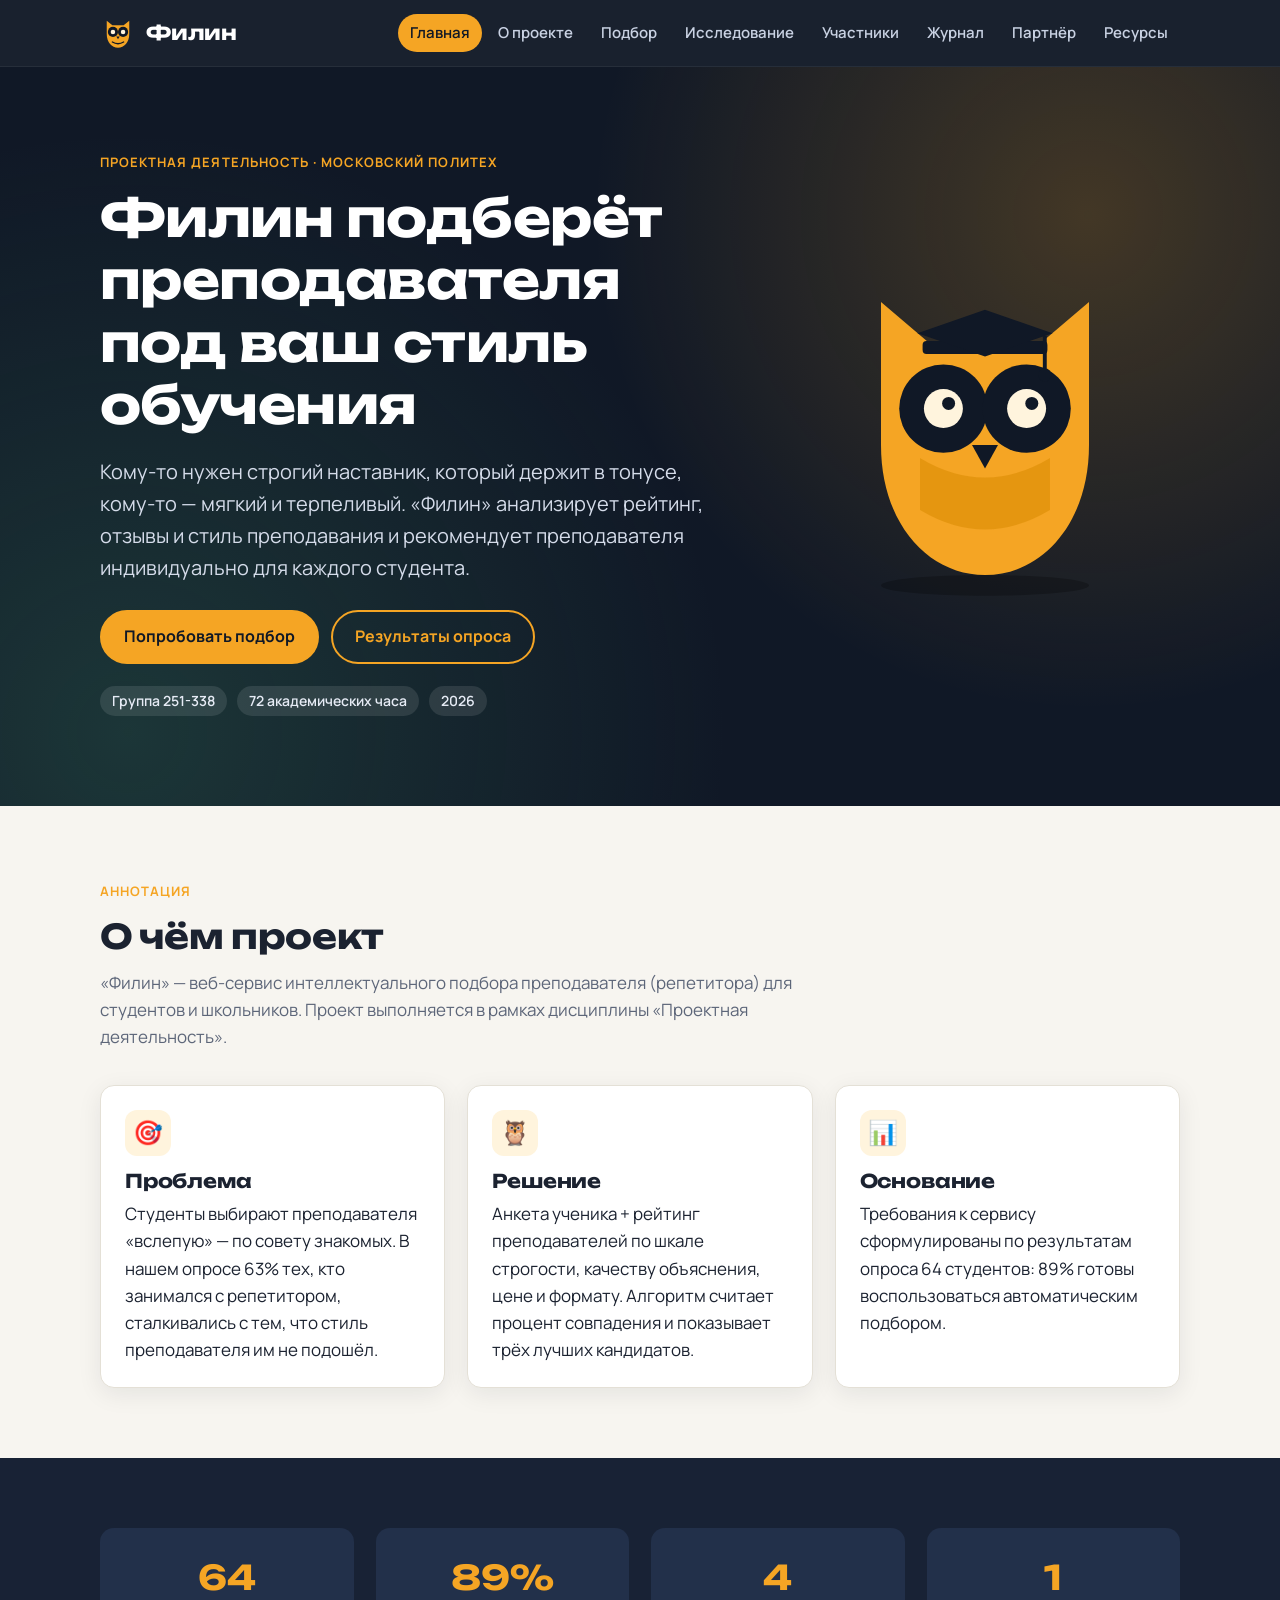
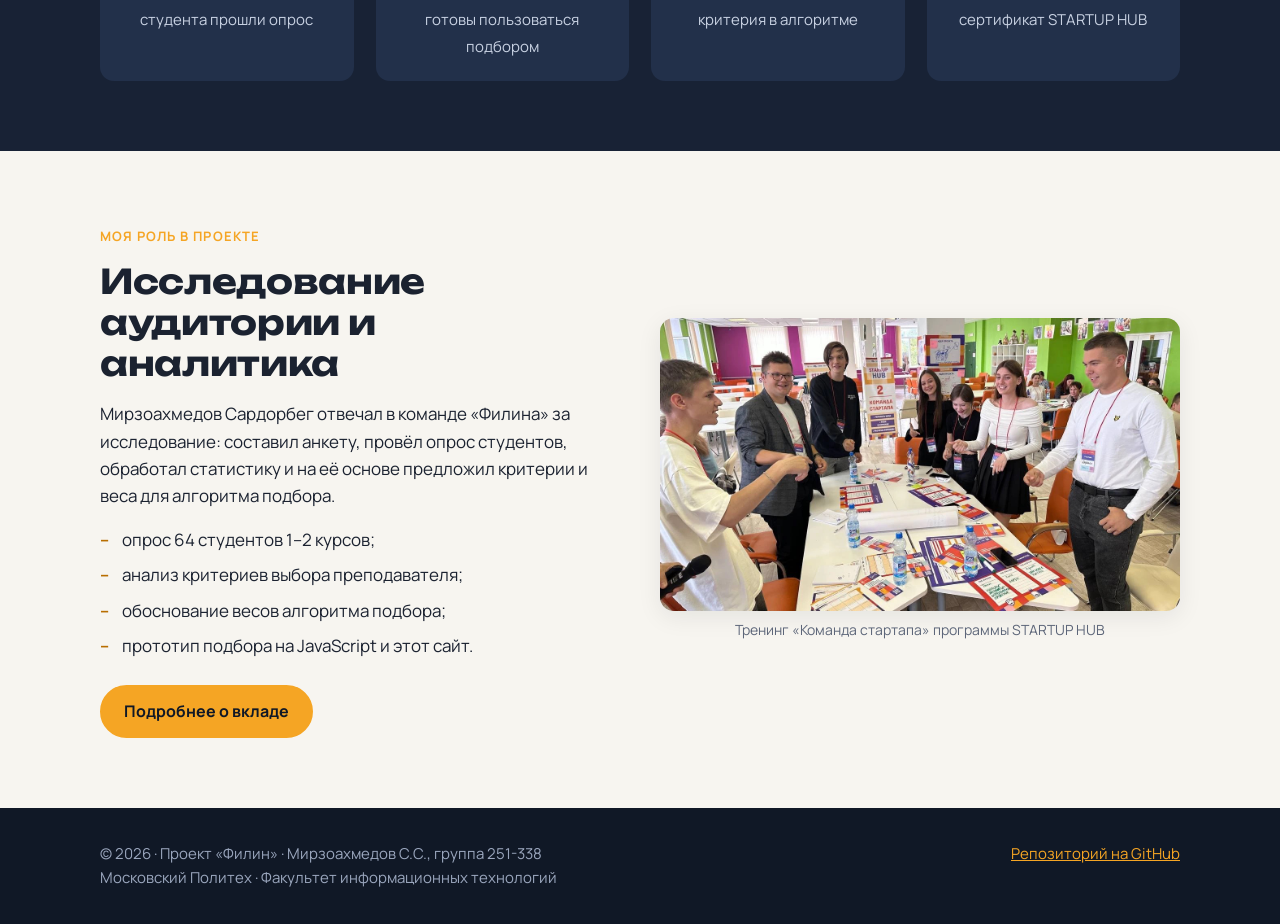
<file: site/index.html>
<!DOCTYPE html>
<html lang="ru">
<head>
  <meta charset="UTF-8">
  <meta name="viewport" content="width=device-width, initial-scale=1">
  <title>Главная — Филин</title>
  <meta name="description" content="Филин — сервис подбора преподавателя под стиль обучения студента. Проект по дисциплине «Проектная деятельность», Московский Политех.">
  <link rel="icon" href="images/owl.svg" type="image/svg+xml">
  <link rel="preconnect" href="https://fonts.googleapis.com">
  <link rel="preconnect" href="https://fonts.gstatic.com" crossorigin>
  <link href="https://fonts.googleapis.com/css2?family=Manrope:wght@400;600;700;800&family=Unbounded:wght@600;700&display=swap" rel="stylesheet">
  <link rel="stylesheet" href="css/style.css">
</head>
<body>
  <header class="site-header">
    <div class="wrap">
      <a class="brand" href="index.html"><svg viewBox="0 0 64 64" aria-hidden="true"><path d="M12 10l10 8h20l10-8v24c0 14-9 24-20 24S12 48 12 34z" fill="#f5a524"/><circle cx="23" cy="30" r="9" fill="#101826"/><circle cx="41" cy="30" r="9" fill="#101826"/><circle cx="23" cy="30" r="4" fill="#fff4dd"/><circle cx="41" cy="30" r="4" fill="#fff4dd"/><path d="M29 38l3 5 3-5z" fill="#101826"/><path d="M22 48q10 6 20 0" stroke="#101826" stroke-width="2.5" fill="none" stroke-linecap="round"/></svg><span>Филин</span></a>
      <button class="nav-toggle" aria-expanded="false" aria-label="Меню">Меню</button>
      <nav class="nav">
        <a href="index.html" class="active">Главная</a>
        <a href="about.html">О проекте</a>
        <a href="match.html">Подбор</a>
        <a href="survey.html">Исследование</a>
        <a href="members.html">Участники</a>
        <a href="journal.html">Журнал</a>
        <a href="partner.html">Партнёр</a>
        <a href="resources.html">Ресурсы</a>
      </nav>
    </div>
  </header>

  <section class="hero">
    <div class="wrap">
      <div>
        <span class="eyebrow">Проектная деятельность · Московский Политех</span>
        <h1>Филин подберёт преподавателя под ваш стиль обучения</h1>
        <p class="lead">Кому-то нужен строгий наставник, который держит в тонусе, кому-то — мягкий и терпеливый. «Филин» анализирует рейтинг, отзывы и стиль преподавания и рекомендует преподавателя индивидуально для каждого студента.</p>
        <div class="btns">
          <a class="btn" href="match.html">Попробовать подбор</a>
          <a class="btn ghost" href="survey.html">Результаты опроса</a>
        </div>
        <div class="meta-row">
          <span class="chip">Группа 251-338</span>
          <span class="chip">72 академических часа</span>
          <span class="chip">2026</span>
        </div>
      </div>
      <svg class="hero-owl" viewBox="0 0 240 260" role="img" aria-label="Филин — логотип проекта">
<ellipse cx="120" cy="248" rx="80" ry="8" fill="rgba(0,0,0,.25)"/>
<path d="M40 30l40 34h80l40-34v110c0 60-36 100-80 100S40 200 40 140z" fill="#f5a524"/>
<path d="M70 150q50 30 100 0v40q-50 30-100 0z" fill="#d98a00" opacity=".55"/>
<circle cx="88" cy="112" r="34" fill="#101826"/><circle cx="152" cy="112" r="34" fill="#101826"/>
<circle cx="88" cy="112" r="15" fill="#fff4dd"/><circle cx="152" cy="112" r="15" fill="#fff4dd"/>
<circle cx="92" cy="108" r="5" fill="#101826"/><circle cx="156" cy="108" r="5" fill="#101826"/>
<path d="M110 140l10 18 10-18z" fill="#101826"/>
<rect x="72" y="60" width="96" height="10" rx="3" fill="#101826"/>
<path d="M120 36l52 18-52 18-52-18z" fill="#101826"/><path d="M166 56v28" stroke="#101826" stroke-width="3"/><circle cx="166" cy="86" r="5" fill="#101826"/>
</svg>
    </div>
  </section>

  <section>
    <div class="wrap">
      <div class="section-head">
        <span class="eyebrow">Аннотация</span>
        <h2>О чём проект</h2>
        <p>«Филин» — веб-сервис интеллектуального подбора преподавателя (репетитора) для студентов и школьников. Проект выполняется в рамках дисциплины «Проектная деятельность».</p>
      </div>
      <div class="grid three">
        <div class="card"><div class="icon">🎯</div><h3>Проблема</h3><p>Студенты выбирают преподавателя «вслепую» — по совету знакомых. В нашем опросе 63% тех, кто занимался с репетитором, сталкивались с тем, что стиль преподавателя им не подошёл.</p></div>
        <div class="card"><div class="icon">🦉</div><h3>Решение</h3><p>Анкета ученика + рейтинг преподавателей по шкале строгости, качеству объяснения, цене и формату. Алгоритм считает процент совпадения и показывает трёх лучших кандидатов.</p></div>
        <div class="card"><div class="icon">📊</div><h3>Основание</h3><p>Требования к сервису сформулированы по результатам опроса 64 студентов: 89% готовы воспользоваться автоматическим подбором.</p></div>
      </div>
    </div>
  </section>

  <section class="dark">
    <div class="wrap">
      <div class="grid four">
        <div class="stat"><b>64</b><span>студента прошли опрос</span></div>
        <div class="stat"><b>89%</b><span>готовы пользоваться подбором</span></div>
        <div class="stat"><b>4</b><span>критерия в алгоритме</span></div>
        <div class="stat"><b>1</b><span>сертификат STARTUP HUB</span></div>
      </div>
    </div>
  </section>

  <section>
    <div class="wrap split">
      <div>
        <span class="eyebrow">Моя роль в проекте</span>
        <h2>Исследование аудитории и аналитика</h2>
        <p>Мирзоахмедов Сардорбег отвечал в команде «Филина» за исследование: составил анкету, провёл опрос студентов, обработал статистику и на её основе предложил критерии и веса для алгоритма подбора.</p>
        <ul class="list-dash">
          <li>опрос 64 студентов 1–2 курсов;</li>
          <li>анализ критериев выбора преподавателя;</li>
          <li>обоснование весов алгоритма подбора;</li>
          <li>прототип подбора на JavaScript и этот сайт.</li>
        </ul>
        <div class="btns"><a class="btn" href="members.html">Подробнее о вкладе</a></div>
      </div>
      <figure class="photo"><img src="images/startup-hub-team.jpg" alt="Работа команд на тренинге STARTUP HUB" loading="lazy"><figcaption>Тренинг «Команда стартапа» программы STARTUP HUB</figcaption></figure>
    </div>
  </section>


  <footer class="site-footer">
    <div class="wrap">
      <div>© 2026 · Проект «Филин» · Мирзоахмедов С.С., группа 251-338<br>Московский Политех · Факультет информационных технологий</div>
      <div><a href="https://github.com/sardor2211-bit/practice-2025-1">Репозиторий на GitHub</a></div>
    </div>
  </footer>
  <script src="js/main.js"></script>
</body>
</html>
</file>
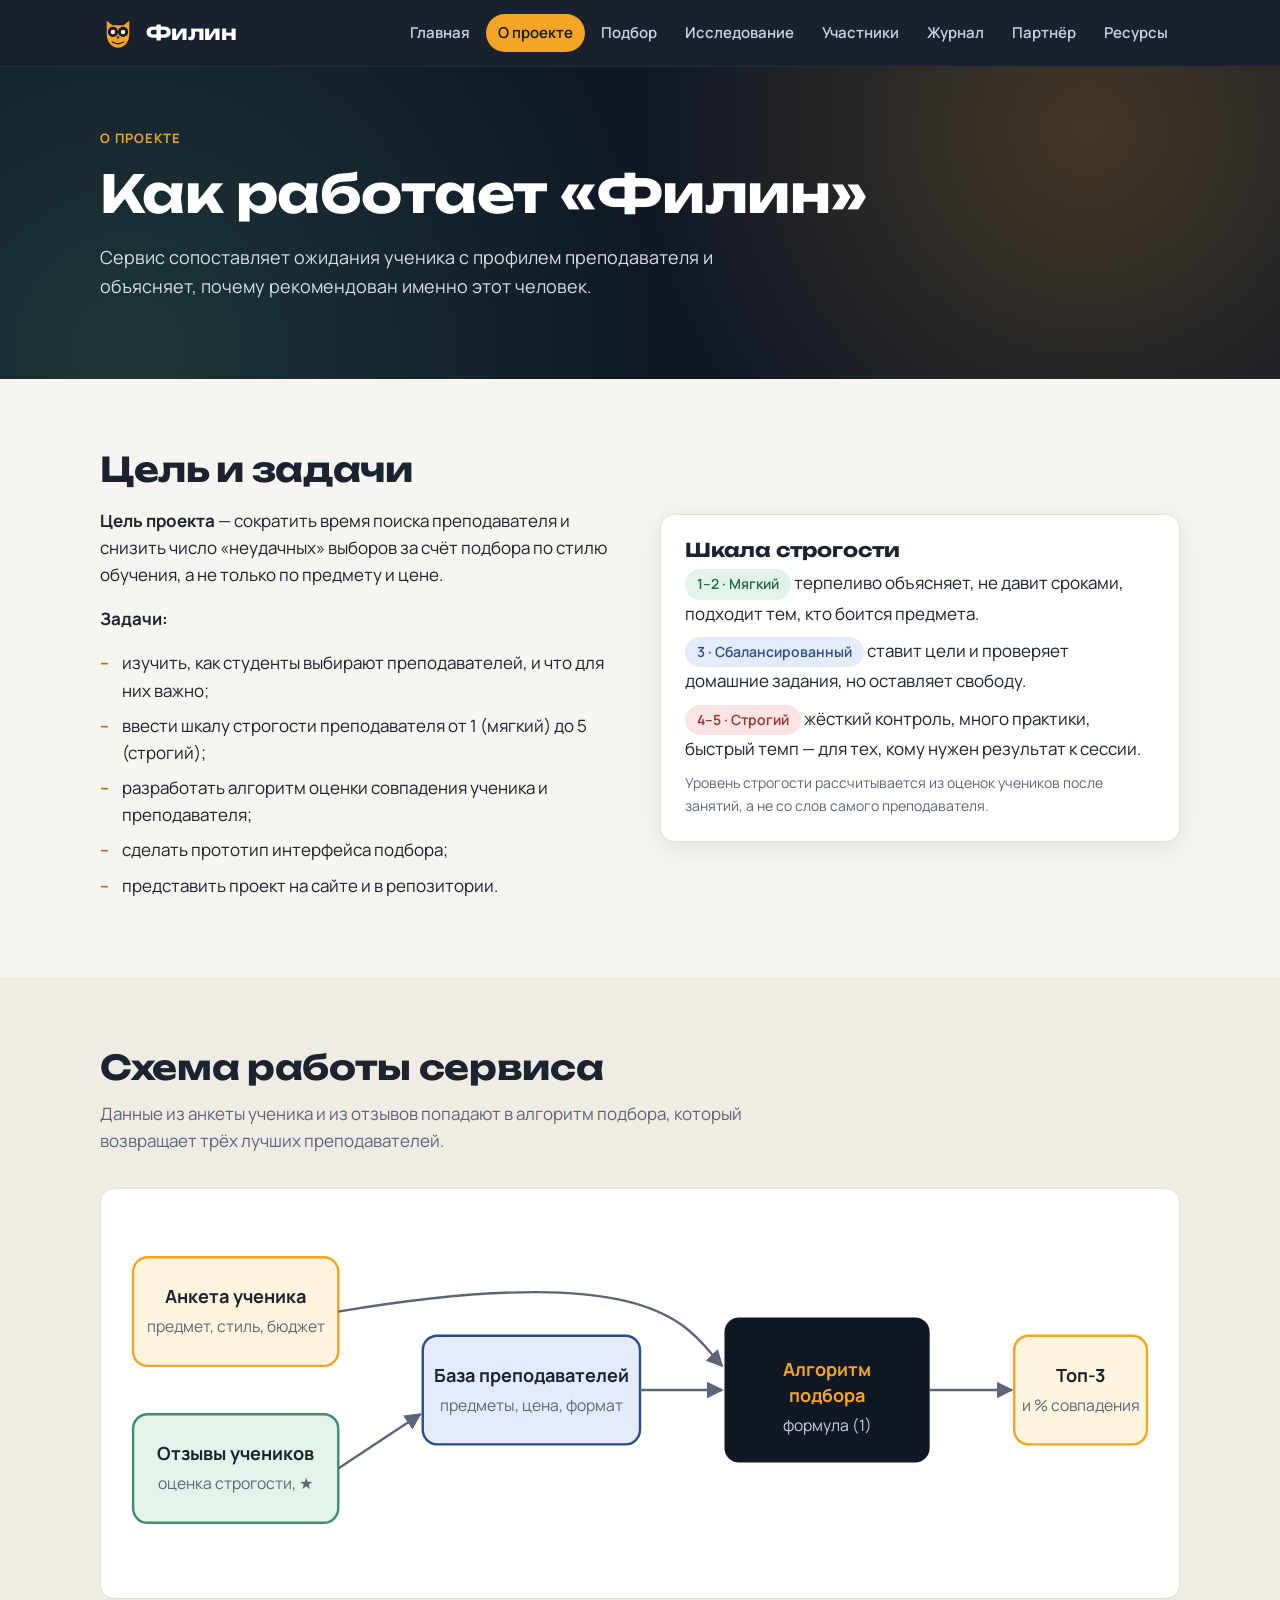
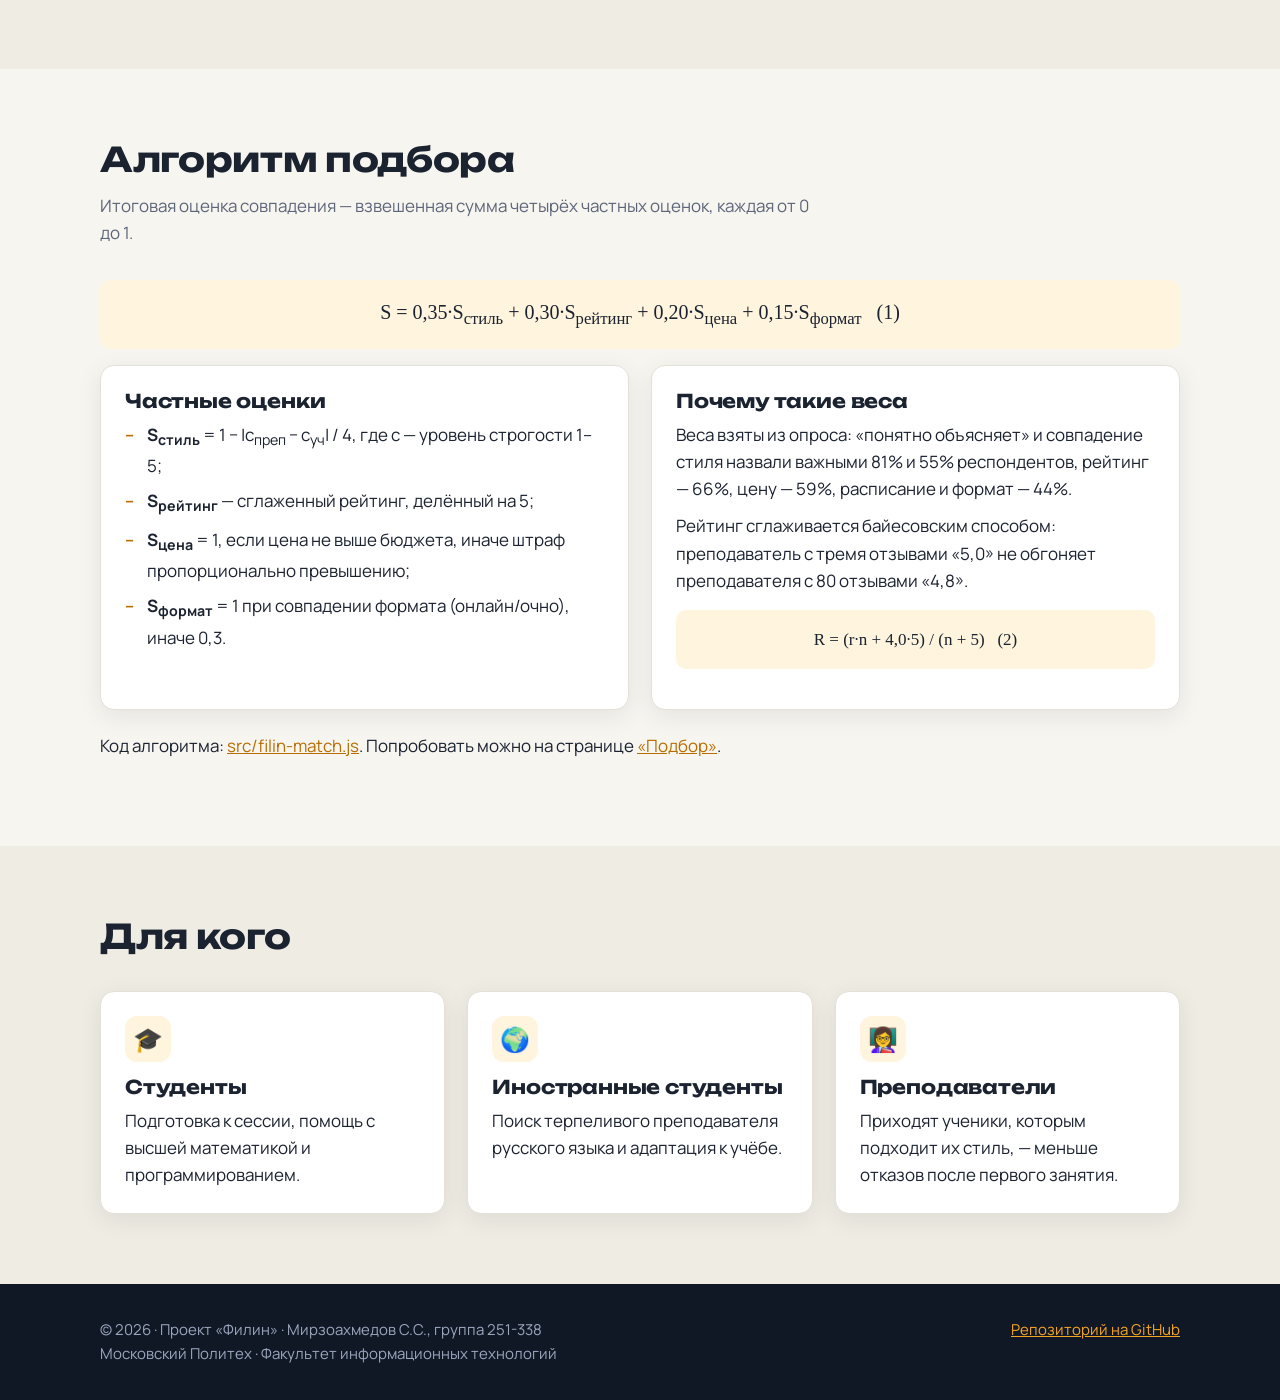
<file: site/about.html>
<!DOCTYPE html>
<html lang="ru">
<head>
  <meta charset="UTF-8">
  <meta name="viewport" content="width=device-width, initial-scale=1">
  <title>О проекте — Филин</title>
  <meta name="description" content="Филин — сервис подбора преподавателя под стиль обучения студента. Проект по дисциплине «Проектная деятельность», Московский Политех.">
  <link rel="icon" href="images/owl.svg" type="image/svg+xml">
  <link rel="preconnect" href="https://fonts.googleapis.com">
  <link rel="preconnect" href="https://fonts.gstatic.com" crossorigin>
  <link href="https://fonts.googleapis.com/css2?family=Manrope:wght@400;600;700;800&family=Unbounded:wght@600;700&display=swap" rel="stylesheet">
  <link rel="stylesheet" href="css/style.css">
</head>
<body>
  <header class="site-header">
    <div class="wrap">
      <a class="brand" href="index.html"><svg viewBox="0 0 64 64" aria-hidden="true"><path d="M12 10l10 8h20l10-8v24c0 14-9 24-20 24S12 48 12 34z" fill="#f5a524"/><circle cx="23" cy="30" r="9" fill="#101826"/><circle cx="41" cy="30" r="9" fill="#101826"/><circle cx="23" cy="30" r="4" fill="#fff4dd"/><circle cx="41" cy="30" r="4" fill="#fff4dd"/><path d="M29 38l3 5 3-5z" fill="#101826"/><path d="M22 48q10 6 20 0" stroke="#101826" stroke-width="2.5" fill="none" stroke-linecap="round"/></svg><span>Филин</span></a>
      <button class="nav-toggle" aria-expanded="false" aria-label="Меню">Меню</button>
      <nav class="nav">
        <a href="index.html">Главная</a>
        <a href="about.html" class="active">О проекте</a>
        <a href="match.html">Подбор</a>
        <a href="survey.html">Исследование</a>
        <a href="members.html">Участники</a>
        <a href="journal.html">Журнал</a>
        <a href="partner.html">Партнёр</a>
        <a href="resources.html">Ресурсы</a>
      </nav>
    </div>
  </header>

  <section class="hero page-hero">
    <div class="wrap">
      <div>
        <span class="eyebrow">О проекте</span>
        <h1>Как работает «Филин»</h1>
        <p class="lead">Сервис сопоставляет ожидания ученика с профилем преподавателя и объясняет, почему рекомендован именно этот человек.</p>
      </div>
    </div>
  </section>
  <section>
    <div class="wrap split">
      <div>
        <h2>Цель и задачи</h2>
        <p><b>Цель проекта</b> — сократить время поиска преподавателя и снизить число «неудачных» выборов за счёт подбора по стилю обучения, а не только по предмету и цене.</p>
        <p><b>Задачи:</b></p>
        <ul class="list-dash">
          <li>изучить, как студенты выбирают преподавателей, и что для них важно;</li>
          <li>ввести шкалу строгости преподавателя от 1 (мягкий) до 5 (строгий);</li>
          <li>разработать алгоритм оценки совпадения ученика и преподавателя;</li>
          <li>сделать прототип интерфейса подбора;</li>
          <li>представить проект на сайте и в репозитории.</li>
        </ul>
      </div>
      <div class="card">
        <h3>Шкала строгости</h3>
        <p><span class="chip green">1–2 · Мягкий</span> терпеливо объясняет, не давит сроками, подходит тем, кто боится предмета.</p>
        <p><span class="chip blue">3 · Сбалансированный</span> ставит цели и проверяет домашние задания, но оставляет свободу.</p>
        <p><span class="chip red">4–5 · Строгий</span> жёсткий контроль, много практики, быстрый темп — для тех, кому нужен результат к сессии.</p>
        <p class="note">Уровень строгости рассчитывается из оценок учеников после занятий, а не со слов самого преподавателя.</p>
      </div>
    </div>
  </section>

  <section class="alt">
    <div class="wrap">
      <div class="section-head"><h2>Схема работы сервиса</h2><p>Данные из анкеты ученика и из отзывов попадают в алгоритм подбора, который возвращает трёх лучших преподавателей.</p></div>
      <div class="diagram"><svg viewBox="0 0 860 300" role="img" aria-label="Схема работы сервиса Филин">
<defs><marker id="ar" viewBox="0 0 10 10" refX="9" refY="5" markerWidth="7" markerHeight="7" orient="auto"><path d="M0 0L10 5L0 10z" fill="#5d6679"/></marker></defs>
<g font-family="Manrope, sans-serif" font-size="15" text-anchor="middle">
<rect x="10" y="40" width="170" height="90" rx="12" fill="#fff4dd" stroke="#f5a524" stroke-width="2"/>
<text x="95" y="78" font-weight="700" fill="#1b2230">Анкета ученика</text><text x="95" y="102" fill="#5d6679" font-size="13">предмет, стиль, бюджет</text>
<rect x="10" y="170" width="170" height="90" rx="12" fill="#e2f3ea" stroke="#3f8f6b" stroke-width="2"/>
<text x="95" y="208" font-weight="700" fill="#1b2230">Отзывы учеников</text><text x="95" y="232" fill="#5d6679" font-size="13">оценка строгости, ★</text>
<rect x="250" y="105" width="180" height="90" rx="12" fill="#e4ecfb" stroke="#2a4c8f" stroke-width="2"/>
<text x="340" y="143" font-weight="700" fill="#1b2230">База преподавателей</text><text x="340" y="167" fill="#5d6679" font-size="13">предметы, цена, формат</text>
<rect x="500" y="90" width="170" height="120" rx="12" fill="#101826"/>
<text x="585" y="138" font-weight="700" fill="#f5a524">Алгоритм</text><text x="585" y="160" font-weight="700" fill="#f5a524">подбора</text><text x="585" y="184" fill="#c8d1e2" font-size="13">формула (1)</text>
<rect x="740" y="105" width="110" height="90" rx="12" fill="#fff4dd" stroke="#f5a524" stroke-width="2"/>
<text x="795" y="143" font-weight="700" fill="#1b2230">Топ-3</text><text x="795" y="167" fill="#5d6679" font-size="13">и % совпадения</text>
<path d="M180 85 C 450 40, 470 100, 498 130" stroke="#5d6679" stroke-width="2" fill="none" marker-end="url(#ar)"/>
<path d="M180 215 L 248 170" stroke="#5d6679" stroke-width="2" fill="none" marker-end="url(#ar)"/>
<path d="M430 150 L 498 150" stroke="#5d6679" stroke-width="2" fill="none" marker-end="url(#ar)"/>
<path d="M670 150 L 738 150" stroke="#5d6679" stroke-width="2" fill="none" marker-end="url(#ar)"/>
</g></svg></div>
    </div>
  </section>

  <section>
    <div class="wrap">
      <div class="section-head"><h2>Алгоритм подбора</h2><p>Итоговая оценка совпадения — взвешенная сумма четырёх частных оценок, каждая от 0 до 1.</p></div>
      <div class="formula">S = 0,35·S<sub>стиль</sub> + 0,30·S<sub>рейтинг</sub> + 0,20·S<sub>цена</sub> + 0,15·S<sub>формат</sub> &nbsp;&nbsp;(1)</div>
      <div class="grid two">
        <div class="card"><h3>Частные оценки</h3>
          <ul class="list-dash">
            <li><b>S<sub>стиль</sub></b> = 1 − |c<sub>преп</sub> − c<sub>уч</sub>| / 4, где c — уровень строгости 1–5;</li>
            <li><b>S<sub>рейтинг</sub></b> — сглаженный рейтинг, делённый на 5;</li>
            <li><b>S<sub>цена</sub></b> = 1, если цена не выше бюджета, иначе штраф пропорционально превышению;</li>
            <li><b>S<sub>формат</sub></b> = 1 при совпадении формата (онлайн/очно), иначе 0,3.</li>
          </ul>
        </div>
        <div class="card"><h3>Почему такие веса</h3>
          <p>Веса взяты из опроса: «понятно объясняет» и совпадение стиля назвали важными 81% и 55% респондентов, рейтинг — 66%, цену — 59%, расписание и формат — 44%.</p>
          <p>Рейтинг сглаживается байесовским способом: преподаватель с тремя отзывами «5,0» не обгоняет преподавателя с 80 отзывами «4,8».</p>
          <div class="formula" style="font-size:17px">R = (r·n + 4,0·5) / (n + 5) &nbsp;&nbsp;(2)</div>
        </div>
      </div>
      <p style="margin-top:22px">Код алгоритма: <a href="https://github.com/sardor2211-bit/practice-2025-1/blob/main/src/filin-match.js">src/filin-match.js</a>. Попробовать можно на странице <a href="match.html">«Подбор»</a>.</p>
    </div>
  </section>

  <section class="alt">
    <div class="wrap">
      <div class="section-head"><h2>Для кого</h2></div>
      <div class="grid three">
        <div class="card"><div class="icon">🎓</div><h3>Студенты</h3><p>Подготовка к сессии, помощь с высшей математикой и программированием.</p></div>
        <div class="card"><div class="icon">🌍</div><h3>Иностранные студенты</h3><p>Поиск терпеливого преподавателя русского языка и адаптация к учёбе.</p></div>
        <div class="card"><div class="icon">👩‍🏫</div><h3>Преподаватели</h3><p>Приходят ученики, которым подходит их стиль, — меньше отказов после первого занятия.</p></div>
      </div>
    </div>
  </section>


  <footer class="site-footer">
    <div class="wrap">
      <div>© 2026 · Проект «Филин» · Мирзоахмедов С.С., группа 251-338<br>Московский Политех · Факультет информационных технологий</div>
      <div><a href="https://github.com/sardor2211-bit/practice-2025-1">Репозиторий на GitHub</a></div>
    </div>
  </footer>
  <script src="js/main.js"></script>
</body>
</html>
</file>
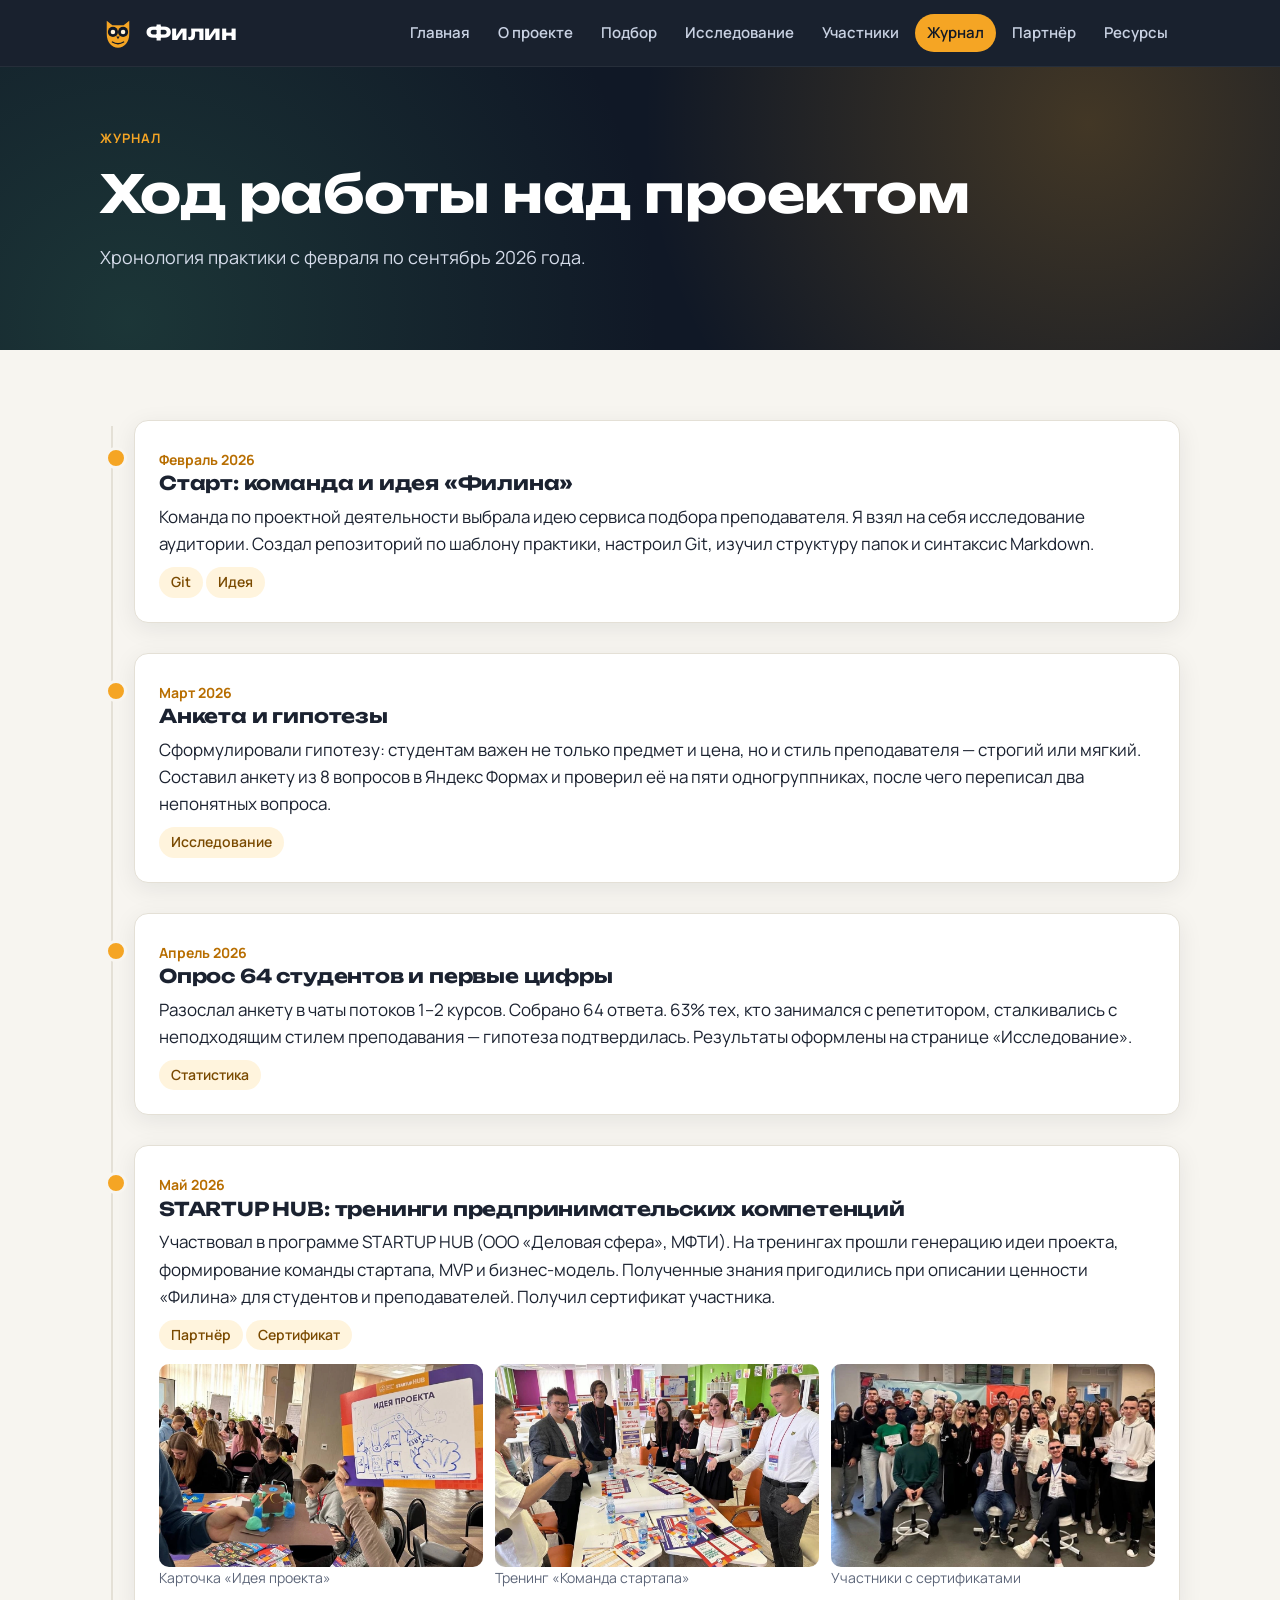
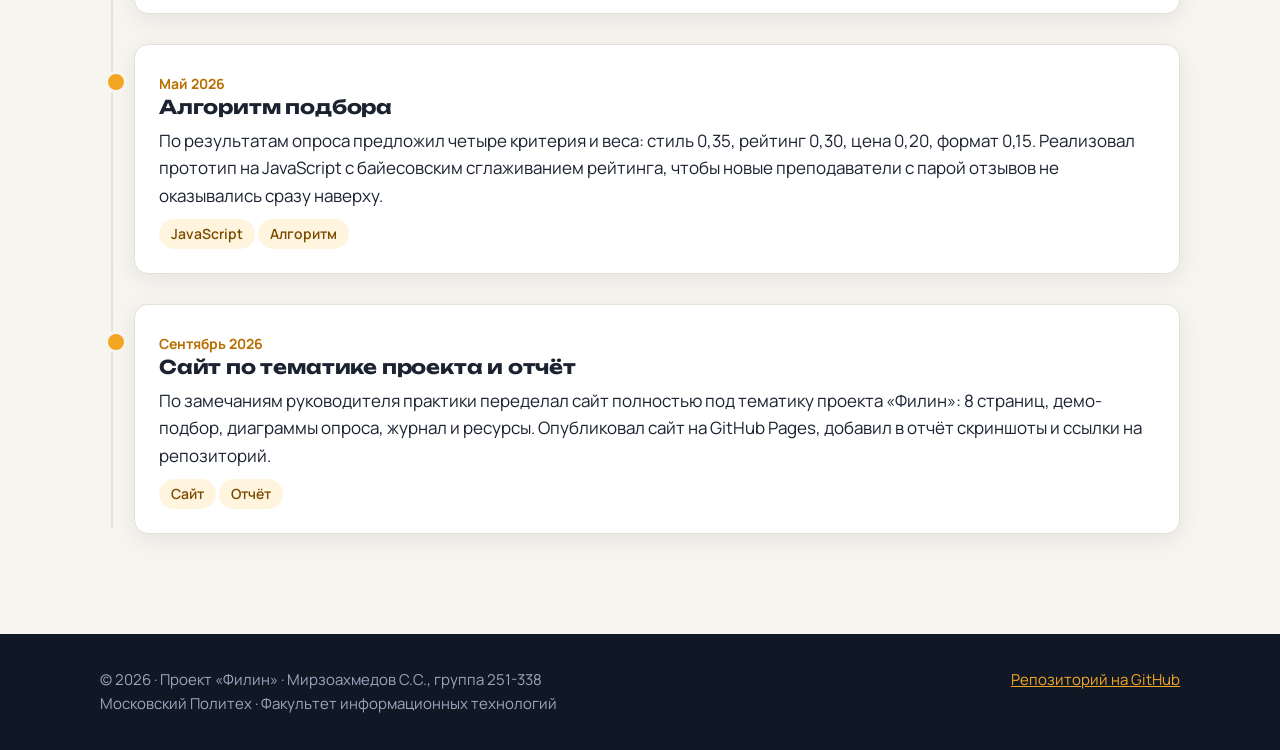
<file: site/journal.html>
<!DOCTYPE html>
<html lang="ru">
<head>
  <meta charset="UTF-8">
  <meta name="viewport" content="width=device-width, initial-scale=1">
  <title>Журнал — Филин</title>
  <meta name="description" content="Филин — сервис подбора преподавателя под стиль обучения студента. Проект по дисциплине «Проектная деятельность», Московский Политех.">
  <link rel="icon" href="images/owl.svg" type="image/svg+xml">
  <link rel="preconnect" href="https://fonts.googleapis.com">
  <link rel="preconnect" href="https://fonts.gstatic.com" crossorigin>
  <link href="https://fonts.googleapis.com/css2?family=Manrope:wght@400;600;700;800&family=Unbounded:wght@600;700&display=swap" rel="stylesheet">
  <link rel="stylesheet" href="css/style.css">
</head>
<body>
  <header class="site-header">
    <div class="wrap">
      <a class="brand" href="index.html"><svg viewBox="0 0 64 64" aria-hidden="true"><path d="M12 10l10 8h20l10-8v24c0 14-9 24-20 24S12 48 12 34z" fill="#f5a524"/><circle cx="23" cy="30" r="9" fill="#101826"/><circle cx="41" cy="30" r="9" fill="#101826"/><circle cx="23" cy="30" r="4" fill="#fff4dd"/><circle cx="41" cy="30" r="4" fill="#fff4dd"/><path d="M29 38l3 5 3-5z" fill="#101826"/><path d="M22 48q10 6 20 0" stroke="#101826" stroke-width="2.5" fill="none" stroke-linecap="round"/></svg><span>Филин</span></a>
      <button class="nav-toggle" aria-expanded="false" aria-label="Меню">Меню</button>
      <nav class="nav">
        <a href="index.html">Главная</a>
        <a href="about.html">О проекте</a>
        <a href="match.html">Подбор</a>
        <a href="survey.html">Исследование</a>
        <a href="members.html">Участники</a>
        <a href="journal.html" class="active">Журнал</a>
        <a href="partner.html">Партнёр</a>
        <a href="resources.html">Ресурсы</a>
      </nav>
    </div>
  </header>

  <section class="hero page-hero">
    <div class="wrap">
      <div>
        <span class="eyebrow">Журнал</span>
        <h1>Ход работы над проектом</h1>
        <p class="lead">Хронология практики с февраля по сентябрь 2026 года.</p>
      </div>
    </div>
  </section>
  <section>
    <div class="wrap">
      <div class="timeline">
<article class="post card"><time>Февраль 2026</time><h3>Старт: команда и идея «Филина»</h3><p>Команда по проектной деятельности выбрала идею сервиса подбора преподавателя. Я взял на себя исследование аудитории. Создал репозиторий по шаблону практики, настроил Git, изучил структуру папок и синтаксис Markdown.</p><div><span class="chip light">Git</span> <span class="chip light">Идея</span> </div></article>
<article class="post card"><time>Март 2026</time><h3>Анкета и гипотезы</h3><p>Сформулировали гипотезу: студентам важен не только предмет и цена, но и стиль преподавателя — строгий или мягкий. Составил анкету из 8 вопросов в Яндекс Формах и проверил её на пяти одногруппниках, после чего переписал два непонятных вопроса.</p><div><span class="chip light">Исследование</span> </div></article>
<article class="post card"><time>Апрель 2026</time><h3>Опрос 64 студентов и первые цифры</h3><p>Разослал анкету в чаты потоков 1–2 курсов. Собрано 64 ответа. 63% тех, кто занимался с репетитором, сталкивались с неподходящим стилем преподавания — гипотеза подтвердилась. Результаты оформлены на странице «Исследование».</p><div><span class="chip light">Статистика</span> </div></article>
<article class="post card"><time>Май 2026</time><h3>STARTUP HUB: тренинги предпринимательских компетенций</h3><p>Участвовал в программе STARTUP HUB (ООО «Деловая сфера», МФТИ). На тренингах прошли генерацию идеи проекта, формирование команды стартапа, MVP и бизнес-модель. Полученные знания пригодились при описании ценности «Филина» для студентов и преподавателей. Получил сертификат участника.</p><div><span class="chip light">Партнёр</span> <span class="chip light">Сертификат</span> </div><div class="photos"><figure><img src="images/startup-hub-idea.jpg" alt="Карточка «Идея проекта»" loading="lazy"><figcaption class="note">Карточка «Идея проекта»</figcaption></figure><figure><img src="images/startup-hub-team.jpg" alt="Тренинг «Команда стартапа»" loading="lazy"><figcaption class="note">Тренинг «Команда стартапа»</figcaption></figure><figure><img src="images/startup-hub-group.jpg" alt="Участники с сертификатами" loading="lazy"><figcaption class="note">Участники с сертификатами</figcaption></figure></div></article>
<article class="post card"><time>Май 2026</time><h3>Алгоритм подбора</h3><p>По результатам опроса предложил четыре критерия и веса: стиль 0,35, рейтинг 0,30, цена 0,20, формат 0,15. Реализовал прототип на JavaScript с байесовским сглаживанием рейтинга, чтобы новые преподаватели с парой отзывов не оказывались сразу наверху.</p><div><span class="chip light">JavaScript</span> <span class="chip light">Алгоритм</span> </div></article>
<article class="post card"><time>Сентябрь 2026</time><h3>Сайт по тематике проекта и отчёт</h3><p>По замечаниям руководителя практики переделал сайт полностью под тематику проекта «Филин»: 8 страниц, демо-подбор, диаграммы опроса, журнал и ресурсы. Опубликовал сайт на GitHub Pages, добавил в отчёт скриншоты и ссылки на репозиторий.</p><div><span class="chip light">Сайт</span> <span class="chip light">Отчёт</span> </div></article>
      </div>
    </div>
  </section>


  <footer class="site-footer">
    <div class="wrap">
      <div>© 2026 · Проект «Филин» · Мирзоахмедов С.С., группа 251-338<br>Московский Политех · Факультет информационных технологий</div>
      <div><a href="https://github.com/sardor2211-bit/practice-2025-1">Репозиторий на GitHub</a></div>
    </div>
  </footer>
  <script src="js/main.js"></script>
</body>
</html>
</file>
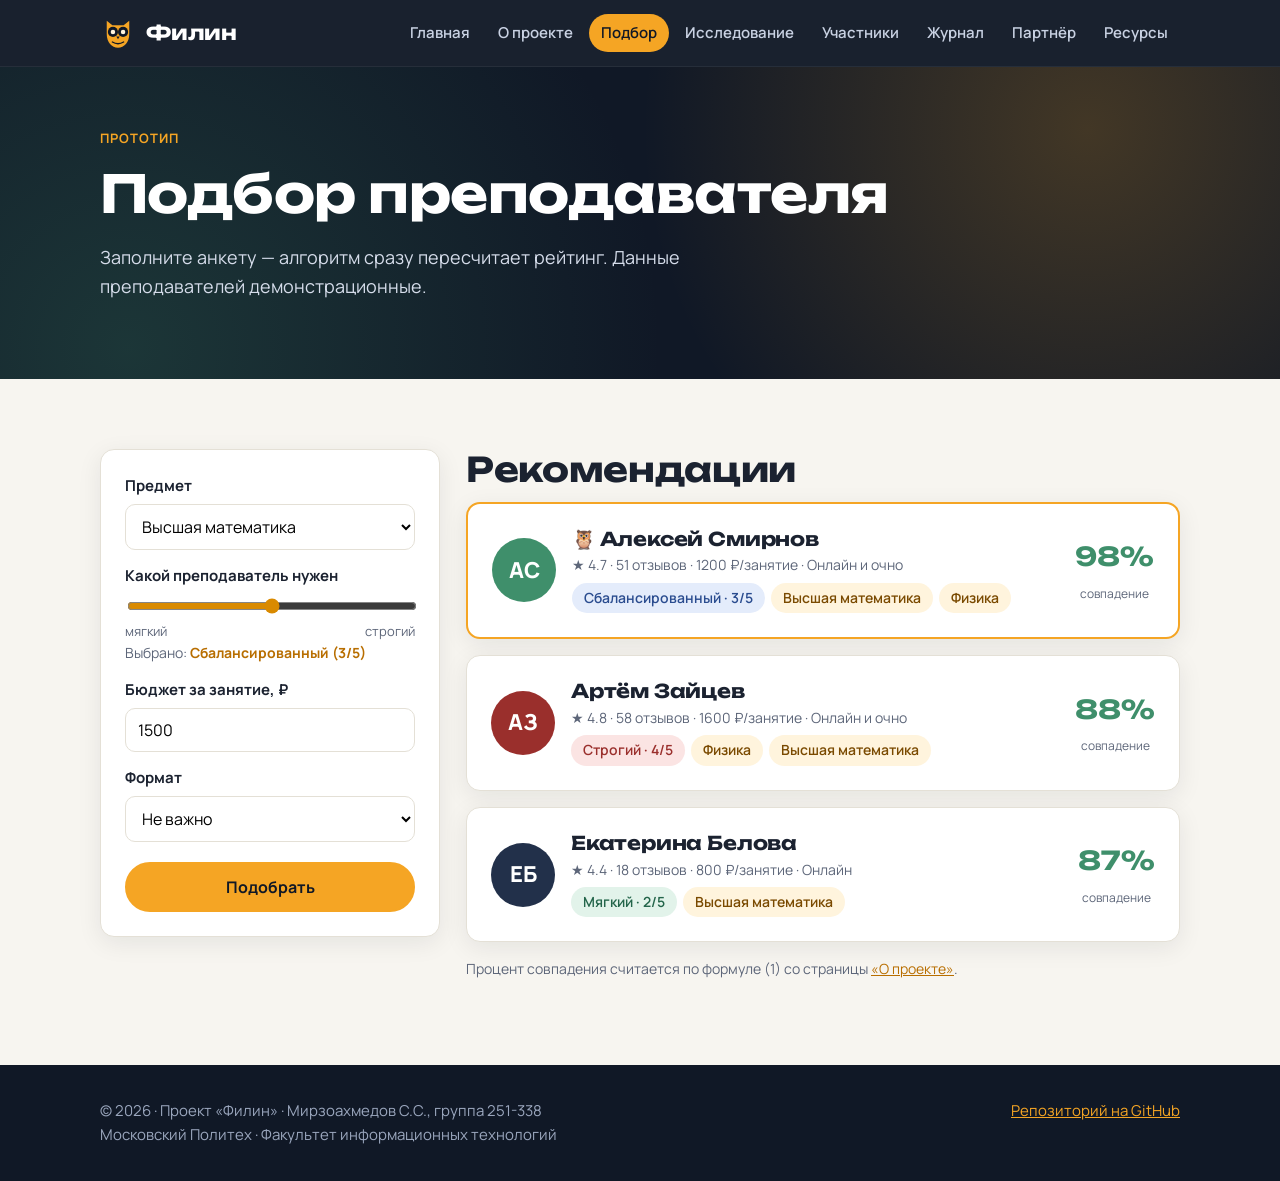
<file: site/match.html>
<!DOCTYPE html>
<html lang="ru">
<head>
  <meta charset="UTF-8">
  <meta name="viewport" content="width=device-width, initial-scale=1">
  <title>Подбор — Филин</title>
  <meta name="description" content="Филин — сервис подбора преподавателя под стиль обучения студента. Проект по дисциплине «Проектная деятельность», Московский Политех.">
  <link rel="icon" href="images/owl.svg" type="image/svg+xml">
  <link rel="preconnect" href="https://fonts.googleapis.com">
  <link rel="preconnect" href="https://fonts.gstatic.com" crossorigin>
  <link href="https://fonts.googleapis.com/css2?family=Manrope:wght@400;600;700;800&family=Unbounded:wght@600;700&display=swap" rel="stylesheet">
  <link rel="stylesheet" href="css/style.css">
</head>
<body>
  <header class="site-header">
    <div class="wrap">
      <a class="brand" href="index.html"><svg viewBox="0 0 64 64" aria-hidden="true"><path d="M12 10l10 8h20l10-8v24c0 14-9 24-20 24S12 48 12 34z" fill="#f5a524"/><circle cx="23" cy="30" r="9" fill="#101826"/><circle cx="41" cy="30" r="9" fill="#101826"/><circle cx="23" cy="30" r="4" fill="#fff4dd"/><circle cx="41" cy="30" r="4" fill="#fff4dd"/><path d="M29 38l3 5 3-5z" fill="#101826"/><path d="M22 48q10 6 20 0" stroke="#101826" stroke-width="2.5" fill="none" stroke-linecap="round"/></svg><span>Филин</span></a>
      <button class="nav-toggle" aria-expanded="false" aria-label="Меню">Меню</button>
      <nav class="nav">
        <a href="index.html">Главная</a>
        <a href="about.html">О проекте</a>
        <a href="match.html" class="active">Подбор</a>
        <a href="survey.html">Исследование</a>
        <a href="members.html">Участники</a>
        <a href="journal.html">Журнал</a>
        <a href="partner.html">Партнёр</a>
        <a href="resources.html">Ресурсы</a>
      </nav>
    </div>
  </header>

  <section class="hero page-hero">
    <div class="wrap">
      <div>
        <span class="eyebrow">Прототип</span>
        <h1>Подбор преподавателя</h1>
        <p class="lead">Заполните анкету — алгоритм сразу пересчитает рейтинг. Данные преподавателей демонстрационные.</p>
      </div>
    </div>
  </section>
  <section>
    <div class="wrap match-layout">
      <form id="match-form" class="card form-card">
        <label for="subject">Предмет</label>
        <select id="subject" name="subject"><option value="math">Высшая математика</option><option value="programming">Программирование</option><option value="physics">Физика</option><option value="english">Английский язык</option><option value="russian">Русский язык</option><option value="discrete">Дискретная математика</option></select>

        <label for="strictness">Какой преподаватель нужен</label>
        <input id="strictness" name="strictness" type="range" min="1" max="5" step="1" value="3">
        <div class="range-labels"><span>мягкий</span><span>строгий</span></div>
        <p class="note">Выбрано: <span id="strictness-value" class="style-value"></span></p>

        <label for="budget">Бюджет за занятие, ₽</label>
        <input id="budget" name="budget" type="number" min="300" step="100" value="1500">

        <label for="format">Формат</label>
        <select id="format" name="format">
          <option value="any">Не важно</option>
          <option value="online">Онлайн</option>
          <option value="offline">Очно</option>
        </select>

        <button class="btn" type="submit">Подобрать</button>
      </form>
      <div>
        <h2>Рекомендации</h2>
        <div id="results" class="results" aria-live="polite"></div>
        <p class="note" style="margin-top:16px">Процент совпадения считается по формуле (1) со страницы <a href="about.html">«О проекте»</a>.</p>
      </div>
    </div>
  </section>


  <footer class="site-footer">
    <div class="wrap">
      <div>© 2026 · Проект «Филин» · Мирзоахмедов С.С., группа 251-338<br>Московский Политех · Факультет информационных технологий</div>
      <div><a href="https://github.com/sardor2211-bit/practice-2025-1">Репозиторий на GitHub</a></div>
    </div>
  </footer>
  <script src="js/main.js"></script>
  <script src="js/filin-match.js"></script>
  <script src="js/match-ui.js"></script>
</body>
</html>
</file>
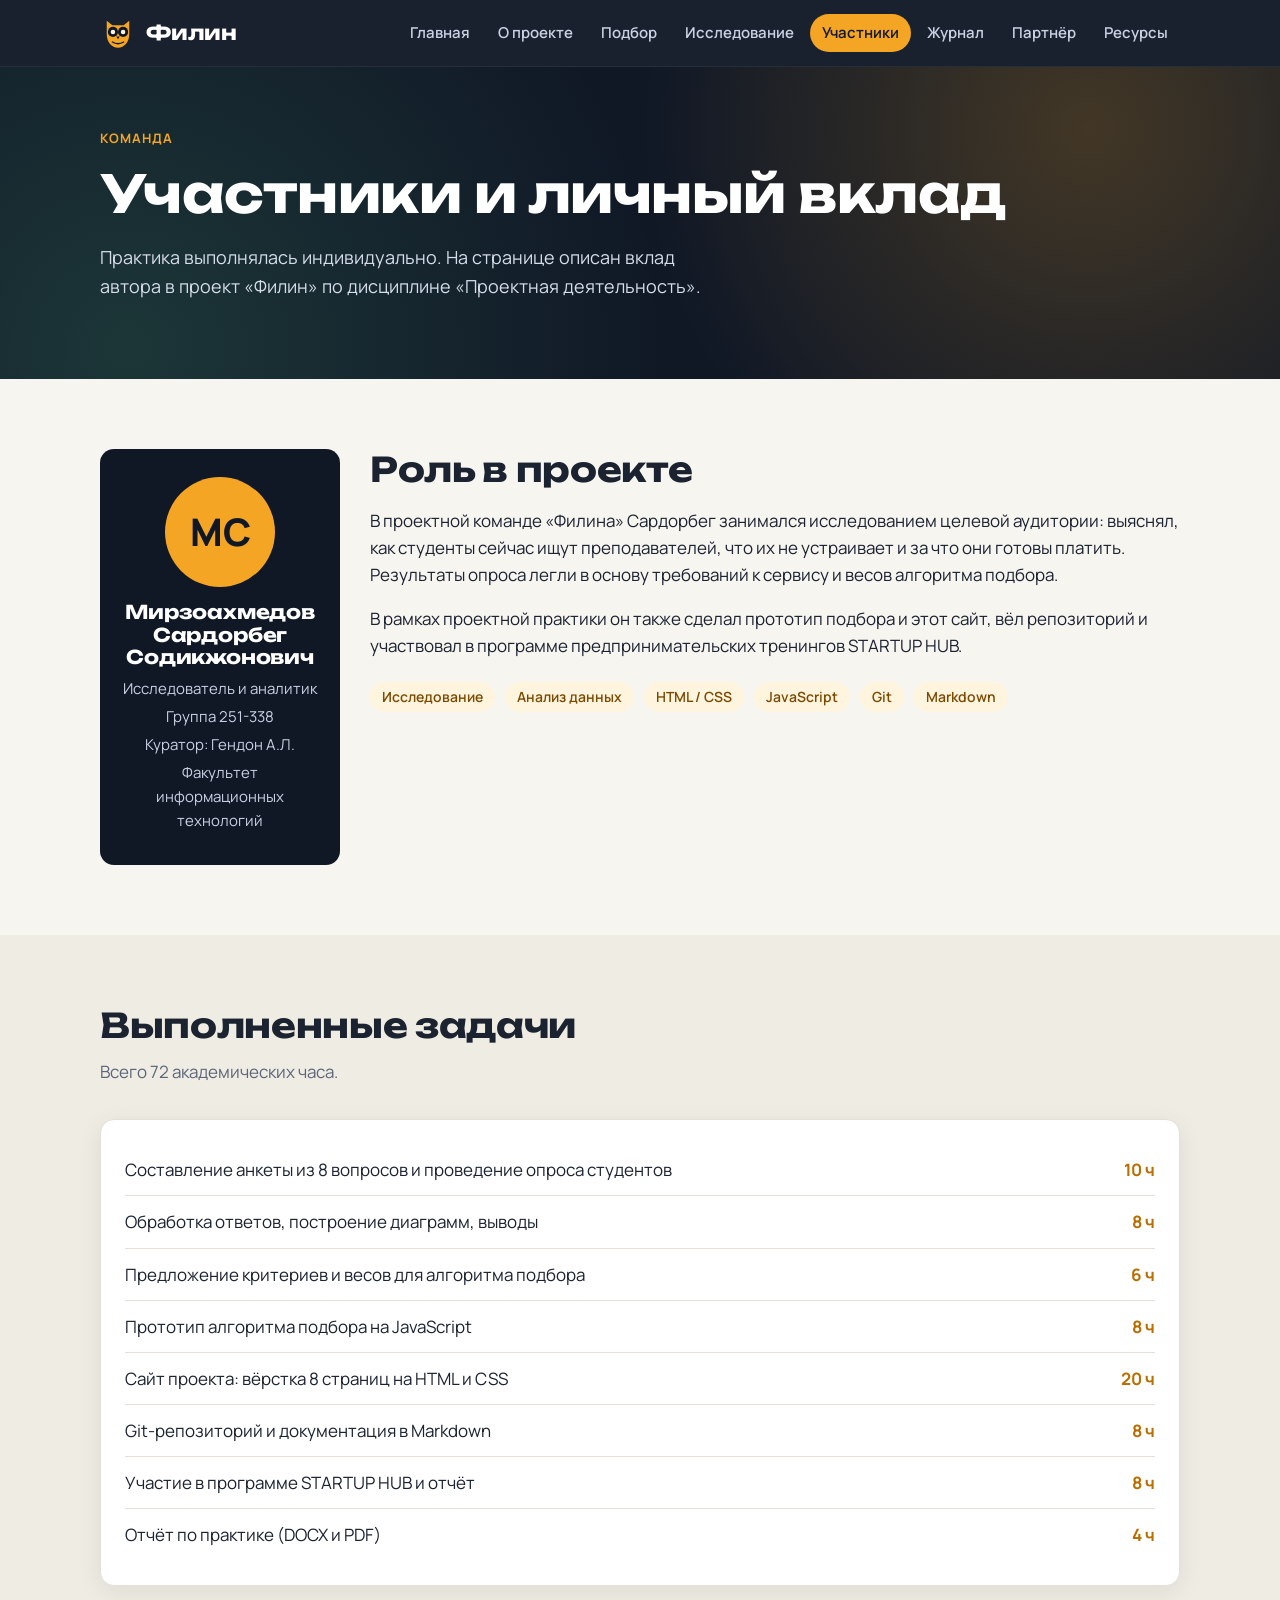
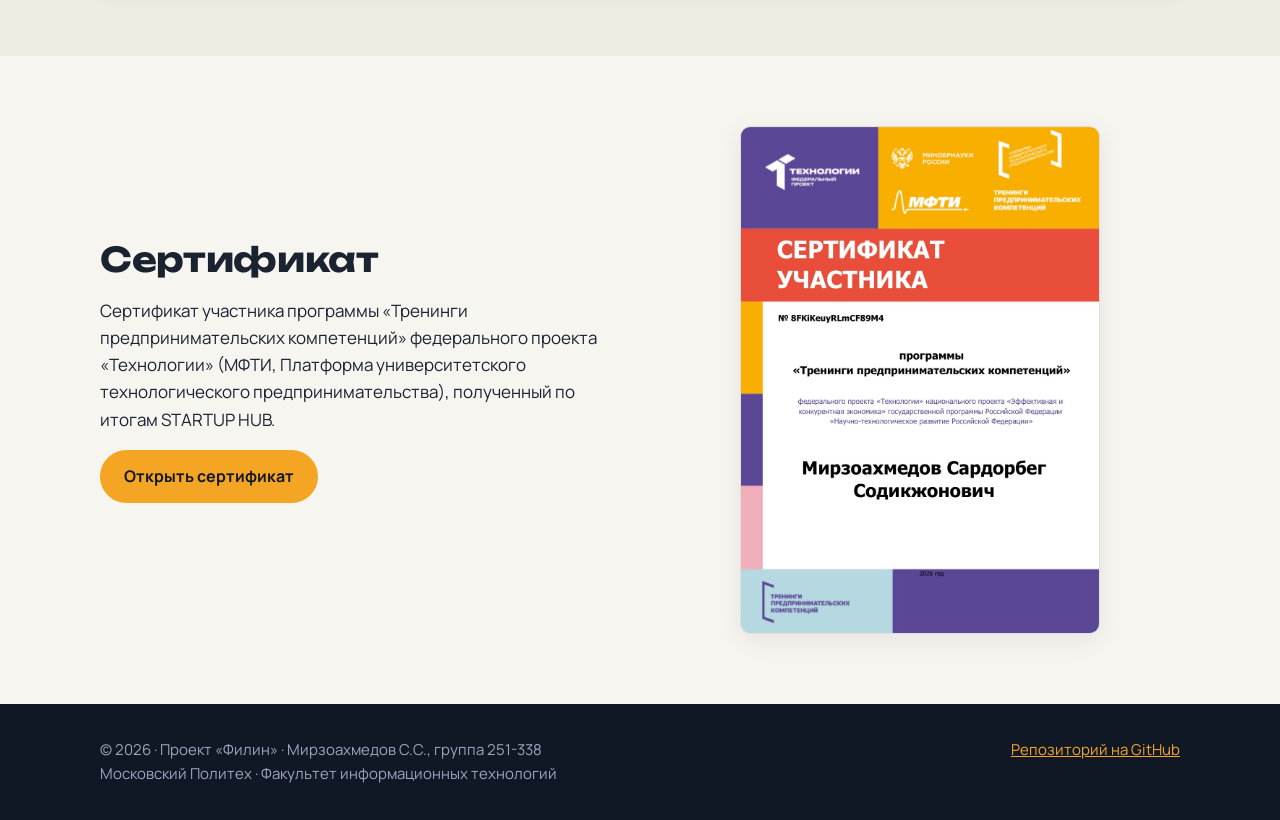
<file: site/members.html>
<!DOCTYPE html>
<html lang="ru">
<head>
  <meta charset="UTF-8">
  <meta name="viewport" content="width=device-width, initial-scale=1">
  <title>Участники — Филин</title>
  <meta name="description" content="Филин — сервис подбора преподавателя под стиль обучения студента. Проект по дисциплине «Проектная деятельность», Московский Политех.">
  <link rel="icon" href="images/owl.svg" type="image/svg+xml">
  <link rel="preconnect" href="https://fonts.googleapis.com">
  <link rel="preconnect" href="https://fonts.gstatic.com" crossorigin>
  <link href="https://fonts.googleapis.com/css2?family=Manrope:wght@400;600;700;800&family=Unbounded:wght@600;700&display=swap" rel="stylesheet">
  <link rel="stylesheet" href="css/style.css">
</head>
<body>
  <header class="site-header">
    <div class="wrap">
      <a class="brand" href="index.html"><svg viewBox="0 0 64 64" aria-hidden="true"><path d="M12 10l10 8h20l10-8v24c0 14-9 24-20 24S12 48 12 34z" fill="#f5a524"/><circle cx="23" cy="30" r="9" fill="#101826"/><circle cx="41" cy="30" r="9" fill="#101826"/><circle cx="23" cy="30" r="4" fill="#fff4dd"/><circle cx="41" cy="30" r="4" fill="#fff4dd"/><path d="M29 38l3 5 3-5z" fill="#101826"/><path d="M22 48q10 6 20 0" stroke="#101826" stroke-width="2.5" fill="none" stroke-linecap="round"/></svg><span>Филин</span></a>
      <button class="nav-toggle" aria-expanded="false" aria-label="Меню">Меню</button>
      <nav class="nav">
        <a href="index.html">Главная</a>
        <a href="about.html">О проекте</a>
        <a href="match.html">Подбор</a>
        <a href="survey.html">Исследование</a>
        <a href="members.html" class="active">Участники</a>
        <a href="journal.html">Журнал</a>
        <a href="partner.html">Партнёр</a>
        <a href="resources.html">Ресурсы</a>
      </nav>
    </div>
  </header>

  <section class="hero page-hero">
    <div class="wrap">
      <div>
        <span class="eyebrow">Команда</span>
        <h1>Участники и личный вклад</h1>
        <p class="lead">Практика выполнялась индивидуально. На странице описан вклад автора в проект «Филин» по дисциплине «Проектная деятельность».</p>
      </div>
    </div>
  </section>
  <section>
    <div class="wrap person">
      <div class="person-badge">
        <div class="avatar">МС</div>
        <h3>Мирзоахмедов Сардорбег Содикжонович</h3>
        <p>Исследователь и аналитик</p>
        <p>Группа 251-338</p>
        <p>Куратор: Гендон А.Л.</p>
        <p>Факультет информационных технологий</p>
      </div>
      <div>
        <h2>Роль в проекте</h2>
        <p>В проектной команде «Филина» Сардорбег занимался исследованием целевой аудитории: выяснял, как студенты сейчас ищут преподавателей, что их не устраивает и за что они готовы платить. Результаты опроса легли в основу требований к сервису и весов алгоритма подбора.</p>
        <p>В рамках проектной практики он также сделал прототип подбора и этот сайт, вёл репозиторий и участвовал в программе предпринимательских тренингов STARTUP HUB.</p>
        <div class="meta-row">
          <span class="chip light">Исследование</span><span class="chip light">Анализ данных</span><span class="chip light">HTML / CSS</span>
          <span class="chip light">JavaScript</span><span class="chip light">Git</span><span class="chip light">Markdown</span>
        </div>
      </div>
    </div>
  </section>

  <section class="alt">
    <div class="wrap">
      <div class="section-head"><h2>Выполненные задачи</h2><p>Всего 72 академических часа.</p></div>
      <div class="card"><div class="contrib"><span>Составление анкеты из 8 вопросов и проведение опроса студентов</span><b class="hours">10 ч</b></div>
<div class="contrib"><span>Обработка ответов, построение диаграмм, выводы</span><b class="hours">8 ч</b></div>
<div class="contrib"><span>Предложение критериев и весов для алгоритма подбора</span><b class="hours">6 ч</b></div>
<div class="contrib"><span>Прототип алгоритма подбора на JavaScript</span><b class="hours">8 ч</b></div>
<div class="contrib"><span>Сайт проекта: вёрстка 8 страниц на HTML и CSS</span><b class="hours">20 ч</b></div>
<div class="contrib"><span>Git-репозиторий и документация в Markdown</span><b class="hours">8 ч</b></div>
<div class="contrib"><span>Участие в программе STARTUP HUB и отчёт</span><b class="hours">8 ч</b></div>
<div class="contrib"><span>Отчёт по практике (DOCX и PDF)</span><b class="hours">4 ч</b></div></div>
    </div>
  </section>

  <section>
    <div class="wrap split">
      <div>
        <h2>Сертификат</h2>
        <p>Сертификат участника программы «Тренинги предпринимательских компетенций» федерального проекта «Технологии» (МФТИ, Платформа университетского технологического предпринимательства), полученный по итогам STARTUP HUB.</p>
        <p><a class="btn" href="images/certificate.jpg">Открыть сертификат</a></p>
      </div>
      <figure class="cert"><img src="images/certificate.jpg" alt="Сертификат участника Мирзоахмедова С.С." loading="lazy" style="max-width:360px;margin:0 auto"></figure>
    </div>
  </section>


  <footer class="site-footer">
    <div class="wrap">
      <div>© 2026 · Проект «Филин» · Мирзоахмедов С.С., группа 251-338<br>Московский Политех · Факультет информационных технологий</div>
      <div><a href="https://github.com/sardor2211-bit/practice-2025-1">Репозиторий на GitHub</a></div>
    </div>
  </footer>
  <script src="js/main.js"></script>
</body>
</html>
</file>
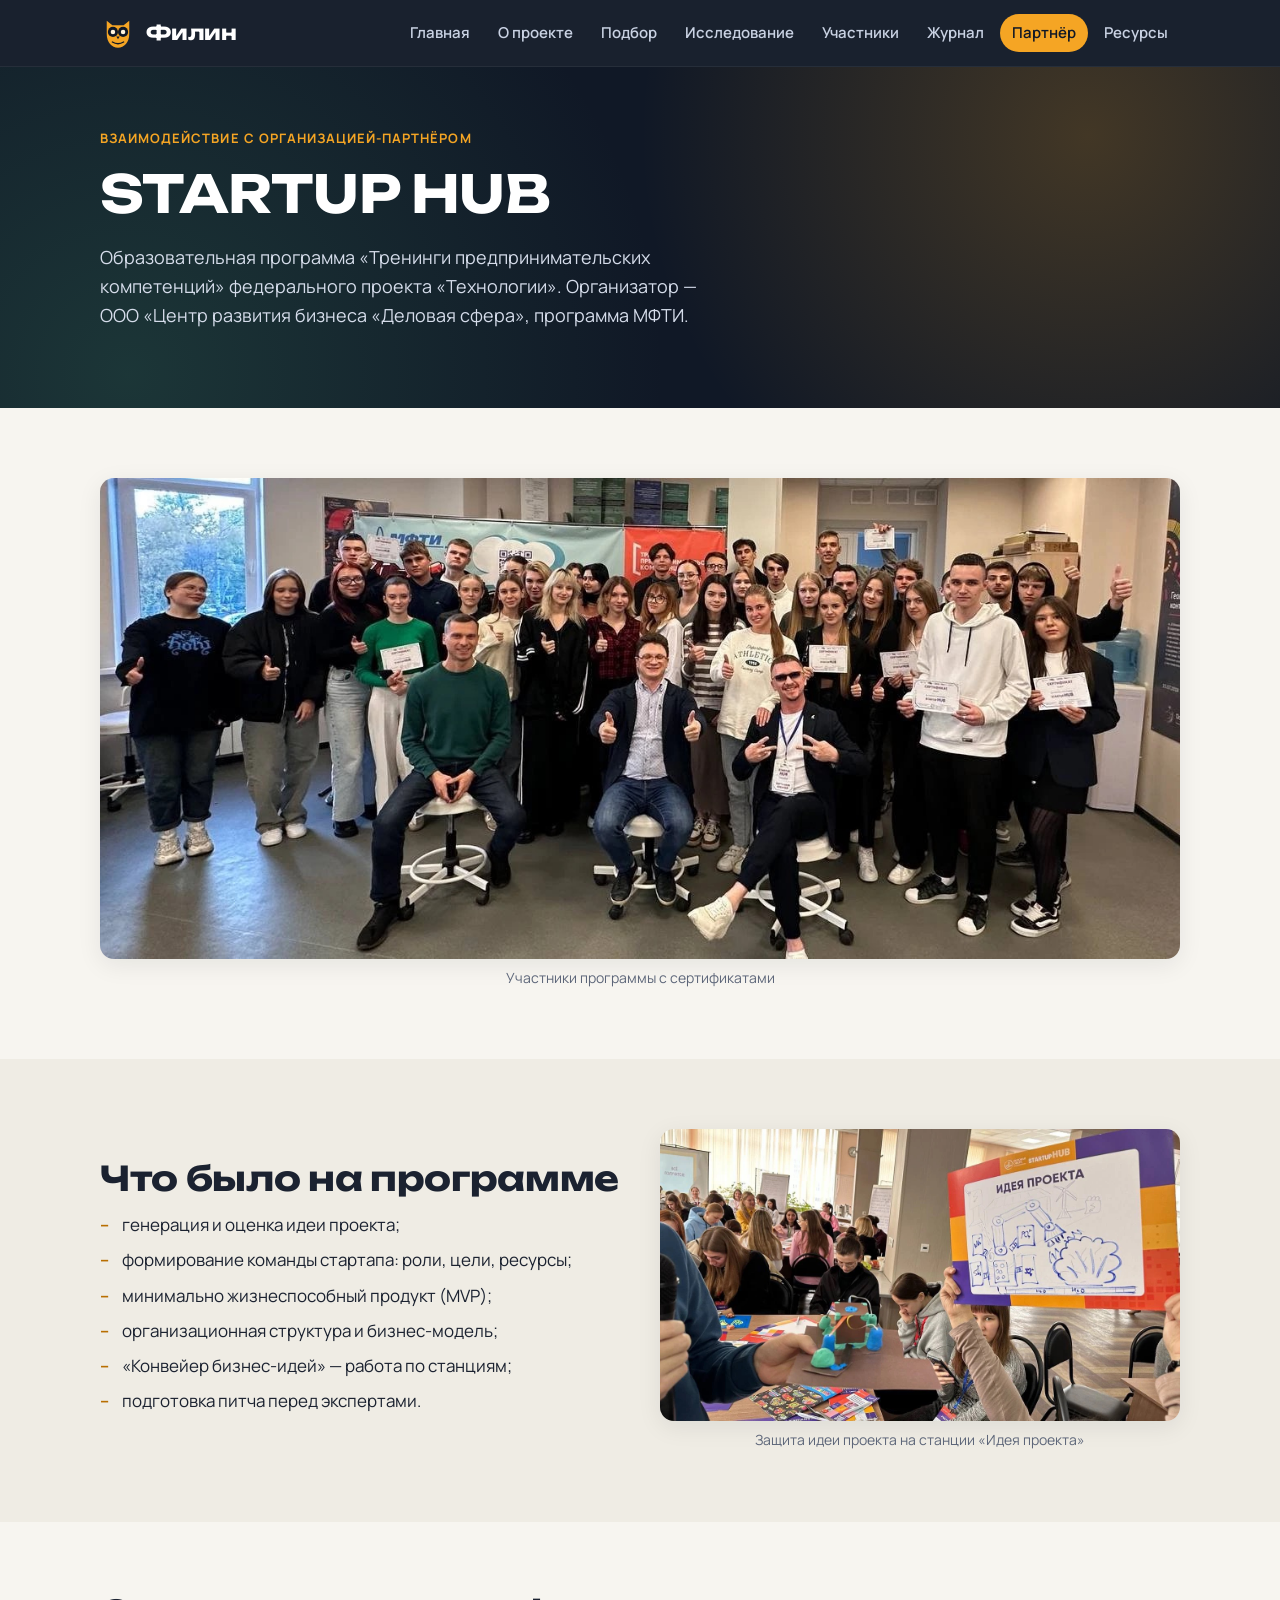
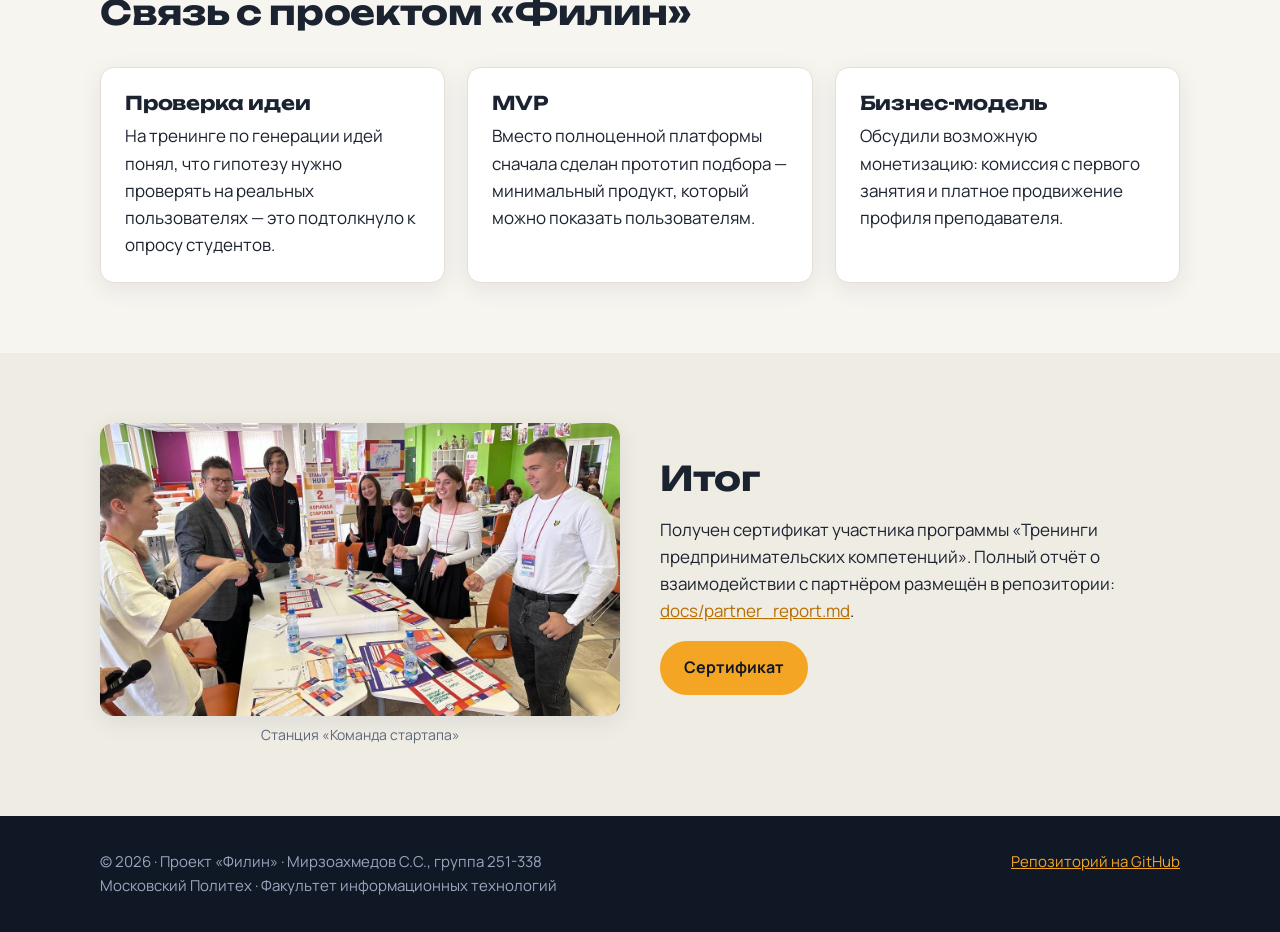
<file: site/partner.html>
<!DOCTYPE html>
<html lang="ru">
<head>
  <meta charset="UTF-8">
  <meta name="viewport" content="width=device-width, initial-scale=1">
  <title>Партнёр — Филин</title>
  <meta name="description" content="Филин — сервис подбора преподавателя под стиль обучения студента. Проект по дисциплине «Проектная деятельность», Московский Политех.">
  <link rel="icon" href="images/owl.svg" type="image/svg+xml">
  <link rel="preconnect" href="https://fonts.googleapis.com">
  <link rel="preconnect" href="https://fonts.gstatic.com" crossorigin>
  <link href="https://fonts.googleapis.com/css2?family=Manrope:wght@400;600;700;800&family=Unbounded:wght@600;700&display=swap" rel="stylesheet">
  <link rel="stylesheet" href="css/style.css">
</head>
<body>
  <header class="site-header">
    <div class="wrap">
      <a class="brand" href="index.html"><svg viewBox="0 0 64 64" aria-hidden="true"><path d="M12 10l10 8h20l10-8v24c0 14-9 24-20 24S12 48 12 34z" fill="#f5a524"/><circle cx="23" cy="30" r="9" fill="#101826"/><circle cx="41" cy="30" r="9" fill="#101826"/><circle cx="23" cy="30" r="4" fill="#fff4dd"/><circle cx="41" cy="30" r="4" fill="#fff4dd"/><path d="M29 38l3 5 3-5z" fill="#101826"/><path d="M22 48q10 6 20 0" stroke="#101826" stroke-width="2.5" fill="none" stroke-linecap="round"/></svg><span>Филин</span></a>
      <button class="nav-toggle" aria-expanded="false" aria-label="Меню">Меню</button>
      <nav class="nav">
        <a href="index.html">Главная</a>
        <a href="about.html">О проекте</a>
        <a href="match.html">Подбор</a>
        <a href="survey.html">Исследование</a>
        <a href="members.html">Участники</a>
        <a href="journal.html">Журнал</a>
        <a href="partner.html" class="active">Партнёр</a>
        <a href="resources.html">Ресурсы</a>
      </nav>
    </div>
  </header>

  <section class="hero page-hero">
    <div class="wrap">
      <div>
        <span class="eyebrow">Взаимодействие с организацией-партнёром</span>
        <h1>STARTUP HUB</h1>
        <p class="lead">Образовательная программа «Тренинги предпринимательских компетенций» федерального проекта «Технологии». Организатор — ООО «Центр развития бизнеса «Деловая сфера», программа МФТИ.</p>
      </div>
    </div>
  </section>
  <section>
    <div class="wrap">
      <figure class="photo"><img src="images/startup-hub-group.jpg" alt="Участники программы STARTUP HUB с сертификатами" loading="lazy"><figcaption>Участники программы с сертификатами</figcaption></figure>
    </div>
  </section>

  <section class="alt">
    <div class="wrap split">
      <div>
        <h2>Что было на программе</h2>
        <ul class="list-dash">
          <li>генерация и оценка идеи проекта;</li>
          <li>формирование команды стартапа: роли, цели, ресурсы;</li>
          <li>минимально жизнеспособный продукт (MVP);</li>
          <li>организационная структура и бизнес-модель;</li>
          <li>«Конвейер бизнес-идей» — работа по станциям;</li>
          <li>подготовка питча перед экспертами.</li>
        </ul>
      </div>
      <figure class="photo"><img src="images/startup-hub-idea.jpg" alt="Защита идеи проекта на тренинге" loading="lazy"><figcaption>Защита идеи проекта на станции «Идея проекта»</figcaption></figure>
    </div>
  </section>

  <section>
    <div class="wrap">
      <div class="section-head"><h2>Связь с проектом «Филин»</h2></div>
      <div class="grid three">
        <div class="card"><h3>Проверка идеи</h3><p>На тренинге по генерации идей понял, что гипотезу нужно проверять на реальных пользователях — это подтолкнуло к опросу студентов.</p></div>
        <div class="card"><h3>MVP</h3><p>Вместо полноценной платформы сначала сделан прототип подбора — минимальный продукт, который можно показать пользователям.</p></div>
        <div class="card"><h3>Бизнес-модель</h3><p>Обсудили возможную монетизацию: комиссия с первого занятия и платное продвижение профиля преподавателя.</p></div>
      </div>
    </div>
  </section>

  <section class="alt">
    <div class="wrap split">
      <figure class="photo"><img src="images/startup-hub-team.jpg" alt="Тренинг Команда стартапа" loading="lazy"><figcaption>Станция «Команда стартапа»</figcaption></figure>
      <div>
        <h2>Итог</h2>
        <p>Получен сертификат участника программы «Тренинги предпринимательских компетенций». Полный отчёт о взаимодействии с партнёром размещён в репозитории: <a href="https://github.com/sardor2211-bit/practice-2025-1/blob/main/docs/partner_report.md">docs/partner_report.md</a>.</p>
        <p><a class="btn" href="images/certificate.jpg">Сертификат</a></p>
      </div>
    </div>
  </section>


  <footer class="site-footer">
    <div class="wrap">
      <div>© 2026 · Проект «Филин» · Мирзоахмедов С.С., группа 251-338<br>Московский Политех · Факультет информационных технологий</div>
      <div><a href="https://github.com/sardor2211-bit/practice-2025-1">Репозиторий на GitHub</a></div>
    </div>
  </footer>
  <script src="js/main.js"></script>
</body>
</html>
</file>
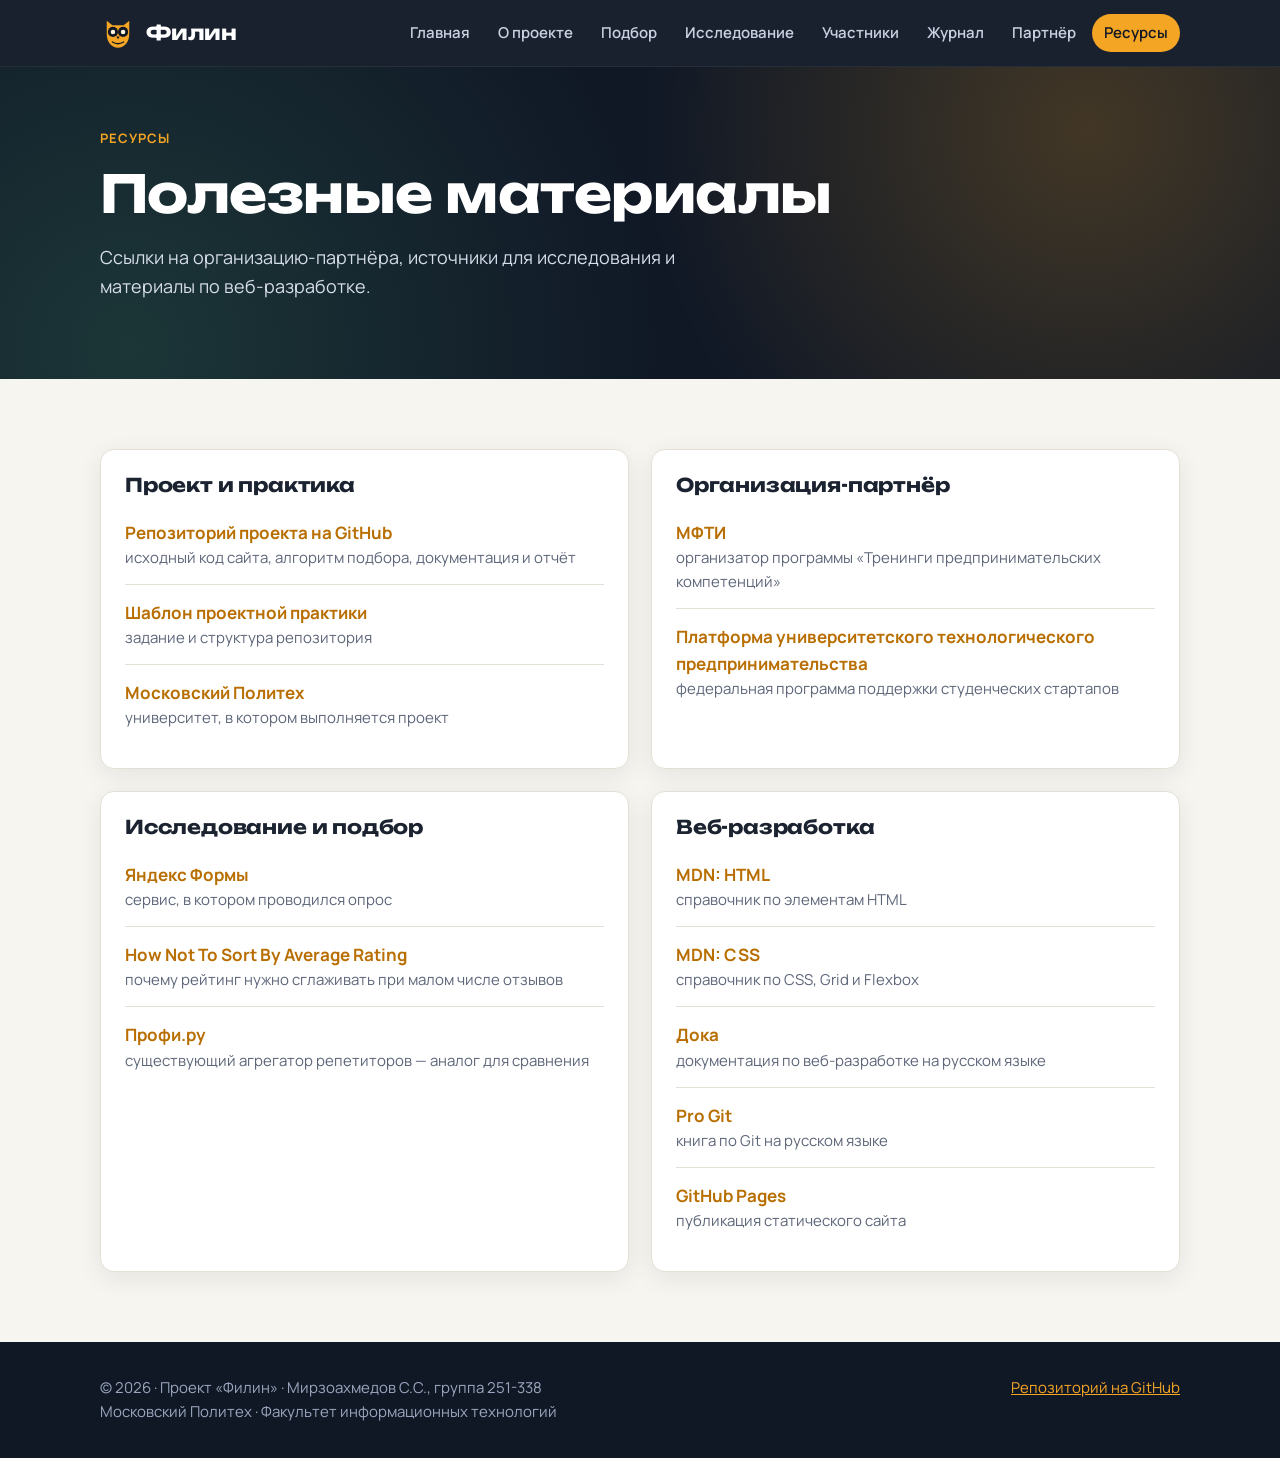
<file: site/resources.html>
<!DOCTYPE html>
<html lang="ru">
<head>
  <meta charset="UTF-8">
  <meta name="viewport" content="width=device-width, initial-scale=1">
  <title>Ресурсы — Филин</title>
  <meta name="description" content="Филин — сервис подбора преподавателя под стиль обучения студента. Проект по дисциплине «Проектная деятельность», Московский Политех.">
  <link rel="icon" href="images/owl.svg" type="image/svg+xml">
  <link rel="preconnect" href="https://fonts.googleapis.com">
  <link rel="preconnect" href="https://fonts.gstatic.com" crossorigin>
  <link href="https://fonts.googleapis.com/css2?family=Manrope:wght@400;600;700;800&family=Unbounded:wght@600;700&display=swap" rel="stylesheet">
  <link rel="stylesheet" href="css/style.css">
</head>
<body>
  <header class="site-header">
    <div class="wrap">
      <a class="brand" href="index.html"><svg viewBox="0 0 64 64" aria-hidden="true"><path d="M12 10l10 8h20l10-8v24c0 14-9 24-20 24S12 48 12 34z" fill="#f5a524"/><circle cx="23" cy="30" r="9" fill="#101826"/><circle cx="41" cy="30" r="9" fill="#101826"/><circle cx="23" cy="30" r="4" fill="#fff4dd"/><circle cx="41" cy="30" r="4" fill="#fff4dd"/><path d="M29 38l3 5 3-5z" fill="#101826"/><path d="M22 48q10 6 20 0" stroke="#101826" stroke-width="2.5" fill="none" stroke-linecap="round"/></svg><span>Филин</span></a>
      <button class="nav-toggle" aria-expanded="false" aria-label="Меню">Меню</button>
      <nav class="nav">
        <a href="index.html">Главная</a>
        <a href="about.html">О проекте</a>
        <a href="match.html">Подбор</a>
        <a href="survey.html">Исследование</a>
        <a href="members.html">Участники</a>
        <a href="journal.html">Журнал</a>
        <a href="partner.html">Партнёр</a>
        <a href="resources.html" class="active">Ресурсы</a>
      </nav>
    </div>
  </header>

  <section class="hero page-hero">
    <div class="wrap">
      <div>
        <span class="eyebrow">Ресурсы</span>
        <h1>Полезные материалы</h1>
        <p class="lead">Ссылки на организацию-партнёра, источники для исследования и материалы по веб-разработке.</p>
      </div>
    </div>
  </section>
  <section>
    <div class="wrap grid two">
<div class="card"><h3>Проект и практика</h3><ul class="res-list"><li><a href="https://github.com/sardor2211-bit/practice-2025-1">Репозиторий проекта на GitHub</a><span>исходный код сайта, алгоритм подбора, документация и отчёт</span></li><li><a href="https://github.com/mospol/practice-2025-1">Шаблон проектной практики</a><span>задание и структура репозитория</span></li><li><a href="https://mospolytech.ru/">Московский Политех</a><span>университет, в котором выполняется проект</span></li></ul></div>
<div class="card"><h3>Организация-партнёр</h3><ul class="res-list"><li><a href="https://mipt.ru/">МФТИ</a><span>организатор программы «Тренинги предпринимательских компетенций»</span></li><li><a href="https://univertechpred.ru/">Платформа университетского технологического предпринимательства</a><span>федеральная программа поддержки студенческих стартапов</span></li></ul></div>
<div class="card"><h3>Исследование и подбор</h3><ul class="res-list"><li><a href="https://yandex.ru/forms/">Яндекс Формы</a><span>сервис, в котором проводился опрос</span></li><li><a href="https://www.evanmiller.org/how-not-to-sort-by-average-rating.html">How Not To Sort By Average Rating</a><span>почему рейтинг нужно сглаживать при малом числе отзывов</span></li><li><a href="https://profi.ru/">Профи.ру</a><span>существующий агрегатор репетиторов — аналог для сравнения</span></li></ul></div>
<div class="card"><h3>Веб-разработка</h3><ul class="res-list"><li><a href="https://developer.mozilla.org/ru/docs/Web/HTML">MDN: HTML</a><span>справочник по элементам HTML</span></li><li><a href="https://developer.mozilla.org/ru/docs/Web/CSS">MDN: CSS</a><span>справочник по CSS, Grid и Flexbox</span></li><li><a href="https://doka.guide/">Дока</a><span>документация по веб-разработке на русском языке</span></li><li><a href="https://git-scm.com/book/ru/v2">Pro Git</a><span>книга по Git на русском языке</span></li><li><a href="https://docs.github.com/ru/pages">GitHub Pages</a><span>публикация статического сайта</span></li></ul></div>
    </div>
  </section>


  <footer class="site-footer">
    <div class="wrap">
      <div>© 2026 · Проект «Филин» · Мирзоахмедов С.С., группа 251-338<br>Московский Политех · Факультет информационных технологий</div>
      <div><a href="https://github.com/sardor2211-bit/practice-2025-1">Репозиторий на GitHub</a></div>
    </div>
  </footer>
  <script src="js/main.js"></script>
</body>
</html>
</file>
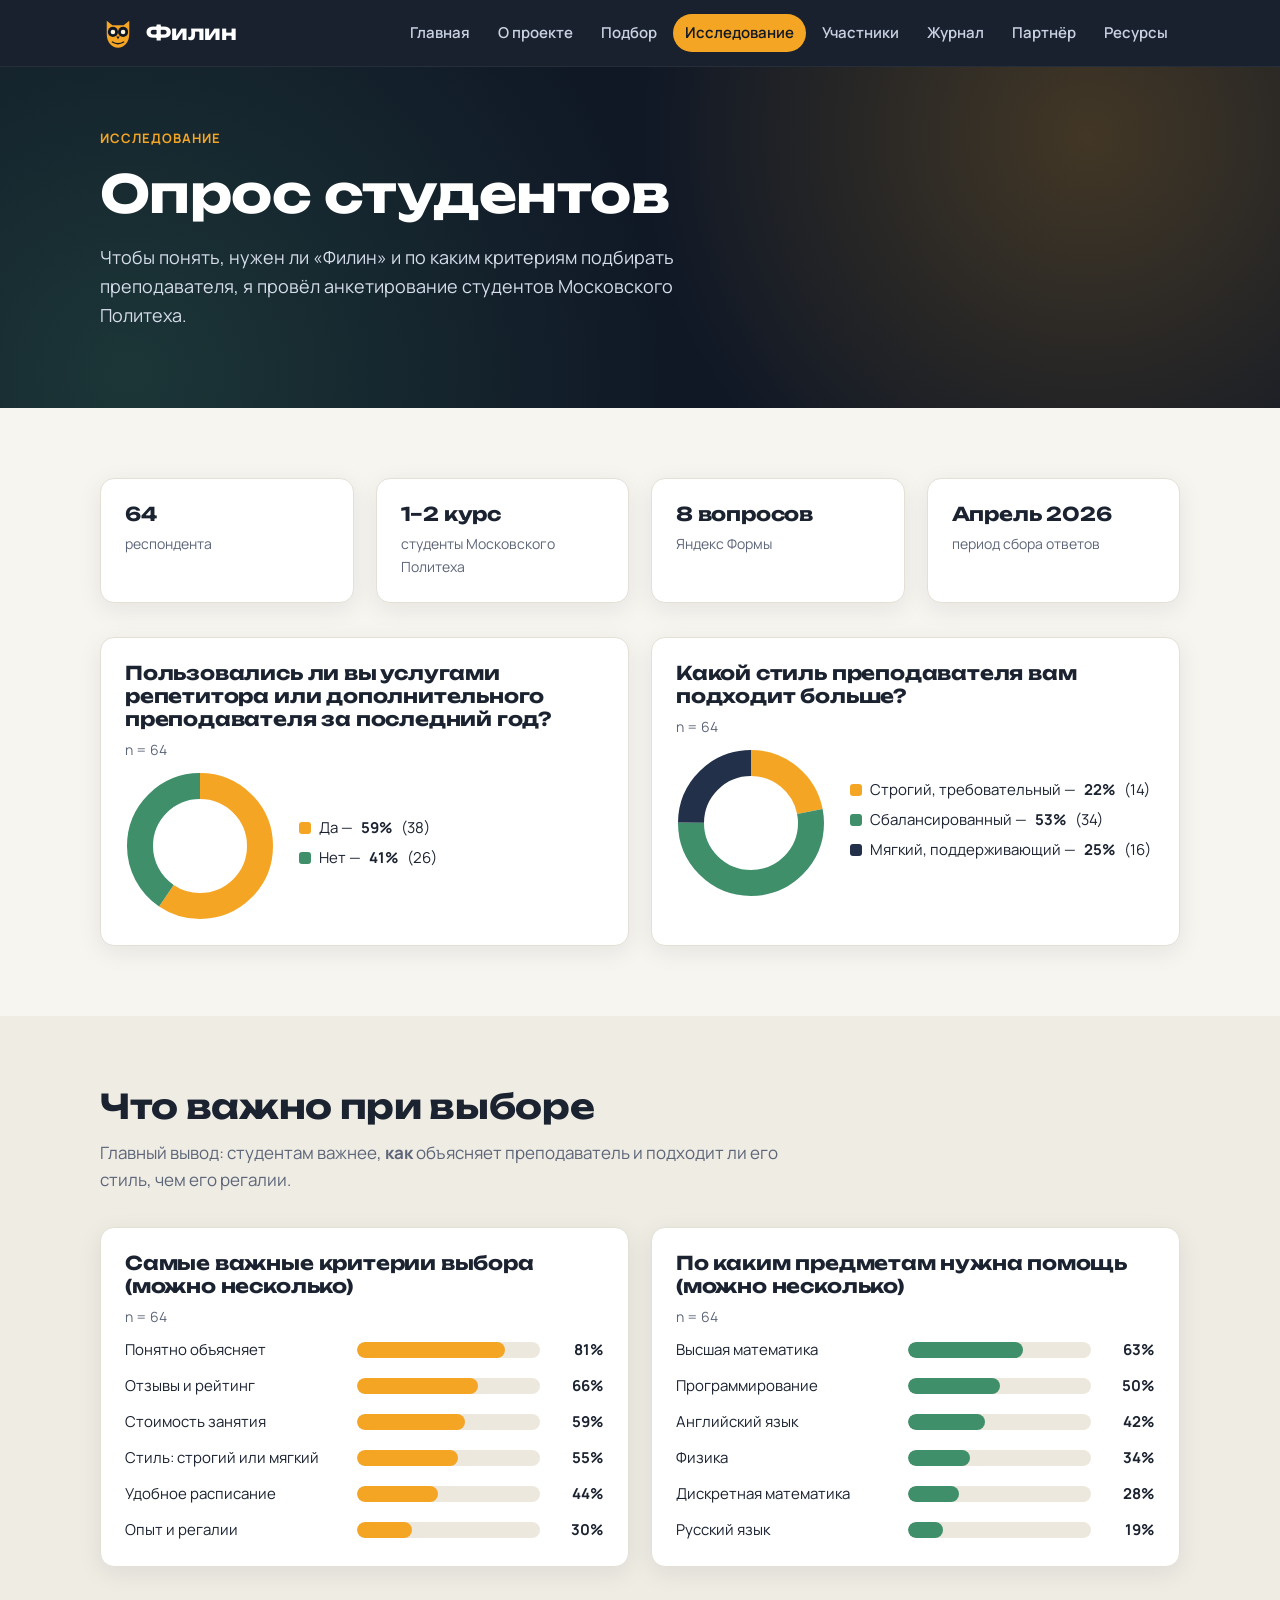
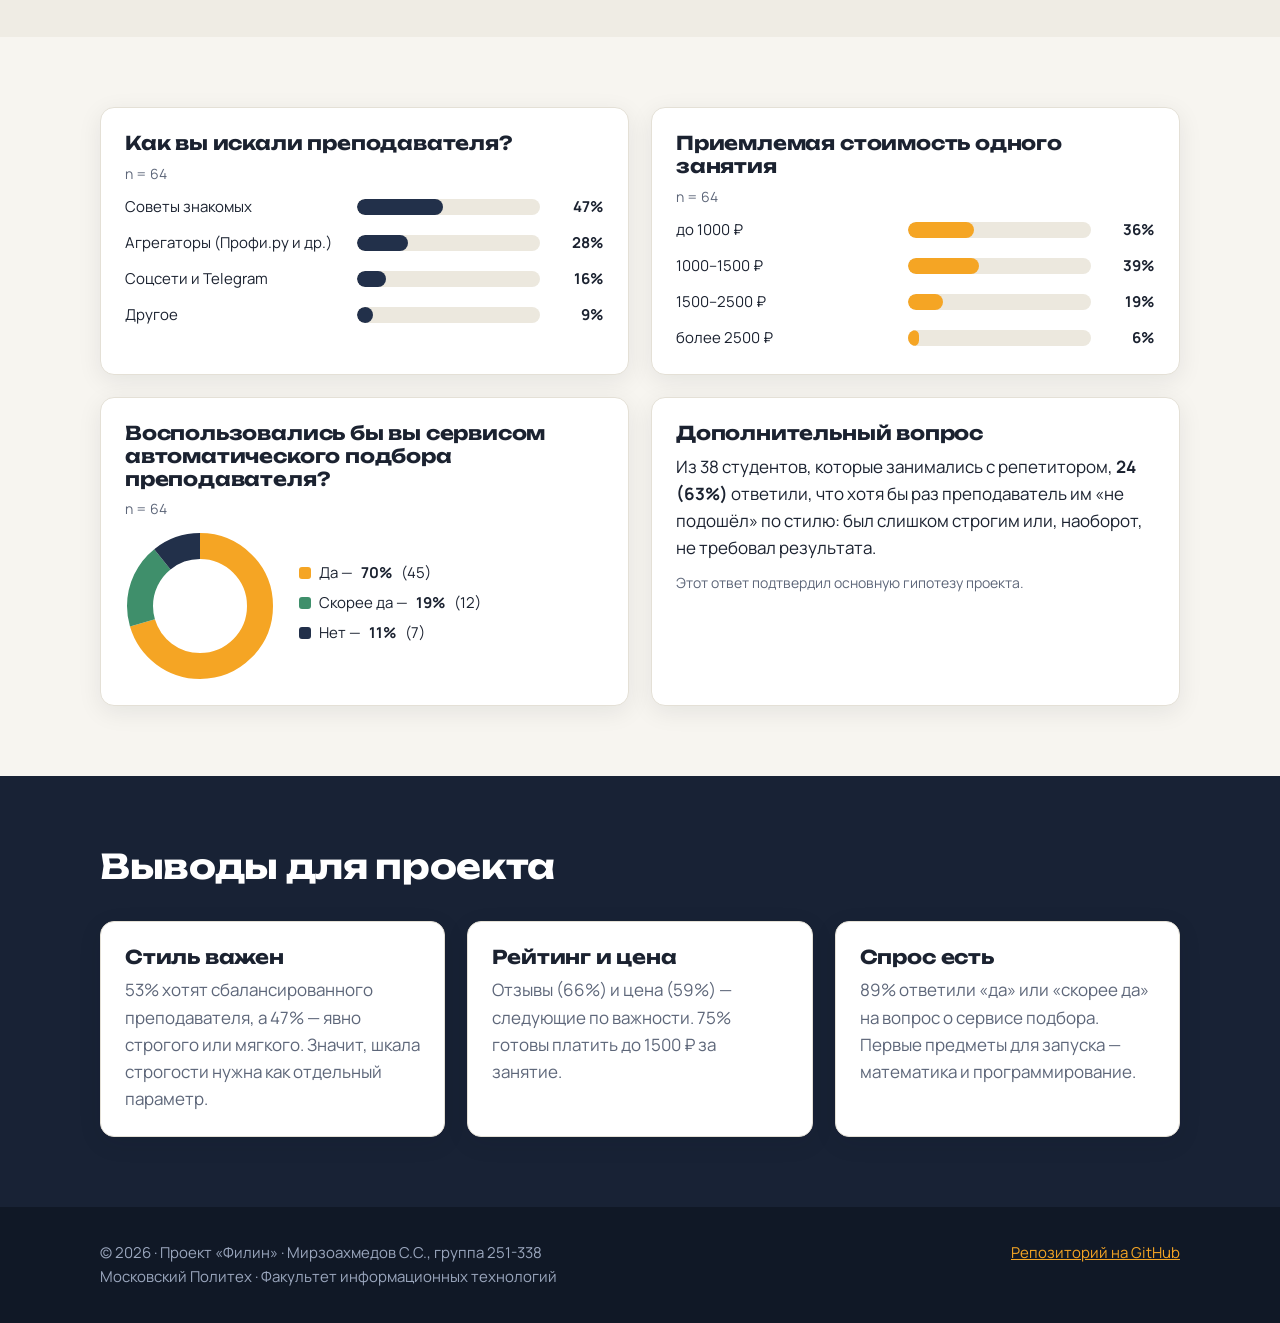
<file: site/survey.html>
<!DOCTYPE html>
<html lang="ru">
<head>
  <meta charset="UTF-8">
  <meta name="viewport" content="width=device-width, initial-scale=1">
  <title>Исследование — Филин</title>
  <meta name="description" content="Филин — сервис подбора преподавателя под стиль обучения студента. Проект по дисциплине «Проектная деятельность», Московский Политех.">
  <link rel="icon" href="images/owl.svg" type="image/svg+xml">
  <link rel="preconnect" href="https://fonts.googleapis.com">
  <link rel="preconnect" href="https://fonts.gstatic.com" crossorigin>
  <link href="https://fonts.googleapis.com/css2?family=Manrope:wght@400;600;700;800&family=Unbounded:wght@600;700&display=swap" rel="stylesheet">
  <link rel="stylesheet" href="css/style.css">
</head>
<body>
  <header class="site-header">
    <div class="wrap">
      <a class="brand" href="index.html"><svg viewBox="0 0 64 64" aria-hidden="true"><path d="M12 10l10 8h20l10-8v24c0 14-9 24-20 24S12 48 12 34z" fill="#f5a524"/><circle cx="23" cy="30" r="9" fill="#101826"/><circle cx="41" cy="30" r="9" fill="#101826"/><circle cx="23" cy="30" r="4" fill="#fff4dd"/><circle cx="41" cy="30" r="4" fill="#fff4dd"/><path d="M29 38l3 5 3-5z" fill="#101826"/><path d="M22 48q10 6 20 0" stroke="#101826" stroke-width="2.5" fill="none" stroke-linecap="round"/></svg><span>Филин</span></a>
      <button class="nav-toggle" aria-expanded="false" aria-label="Меню">Меню</button>
      <nav class="nav">
        <a href="index.html">Главная</a>
        <a href="about.html">О проекте</a>
        <a href="match.html">Подбор</a>
        <a href="survey.html" class="active">Исследование</a>
        <a href="members.html">Участники</a>
        <a href="journal.html">Журнал</a>
        <a href="partner.html">Партнёр</a>
        <a href="resources.html">Ресурсы</a>
      </nav>
    </div>
  </header>

  <section class="hero page-hero">
    <div class="wrap">
      <div>
        <span class="eyebrow">Исследование</span>
        <h1>Опрос студентов</h1>
        <p class="lead">Чтобы понять, нужен ли «Филин» и по каким критериям подбирать преподавателя, я провёл анкетирование студентов Московского Политеха.</p>
      </div>
    </div>
  </section>
  <section>
    <div class="wrap">
      <div class="grid four" style="margin-bottom:34px">
        <div class="card"><h3>64</h3><p class="note">респондента</p></div>
        <div class="card"><h3>1–2 курс</h3><p class="note">студенты Московского Политеха</p></div>
        <div class="card"><h3>8 вопросов</h3><p class="note">Яндекс Формы</p></div>
        <div class="card"><h3>Апрель 2026</h3><p class="note">период сбора ответов</p></div>
      </div>
      <div class="grid two">
        <div class="card"><h3>Пользовались ли вы услугами репетитора или дополнительного преподавателя за последний год?</h3><p class="note">n = 64</p><div class="donut-card">
<svg class="donut" viewBox="0 0 150 150" role="img" aria-label="Пользовались ли вы услугами репетитора или дополнительного преподавателя за последний год?"><circle r="60" cx="75" cy="75" fill="none" stroke="#f5a524" stroke-width="26" stroke-dasharray="223.84 376.99" stroke-dashoffset="0.00" transform="rotate(-90 75 75)"/><circle r="60" cx="75" cy="75" fill="none" stroke="#3f8f6b" stroke-width="26" stroke-dasharray="153.15 376.99" stroke-dashoffset="-223.84" transform="rotate(-90 75 75)"/></svg>
<ul class="legend"><li><i style="background:#f5a524"></i>Да — <b>59%</b> (38)</li><li><i style="background:#3f8f6b"></i>Нет — <b>41%</b> (26)</li></ul></div></div>
        <div class="card"><h3>Какой стиль преподавателя вам подходит больше?</h3><p class="note">n = 64</p><div class="donut-card">
<svg class="donut" viewBox="0 0 150 150" role="img" aria-label="Какой стиль преподавателя вам подходит больше?"><circle r="60" cx="75" cy="75" fill="none" stroke="#f5a524" stroke-width="26" stroke-dasharray="82.47 376.99" stroke-dashoffset="0.00" transform="rotate(-90 75 75)"/><circle r="60" cx="75" cy="75" fill="none" stroke="#3f8f6b" stroke-width="26" stroke-dasharray="200.28 376.99" stroke-dashoffset="-82.47" transform="rotate(-90 75 75)"/><circle r="60" cx="75" cy="75" fill="none" stroke="#22304a" stroke-width="26" stroke-dasharray="94.25 376.99" stroke-dashoffset="-282.74" transform="rotate(-90 75 75)"/></svg>
<ul class="legend"><li><i style="background:#f5a524"></i>Строгий, требовательный — <b>22%</b> (14)</li><li><i style="background:#3f8f6b"></i>Сбалансированный — <b>53%</b> (34)</li><li><i style="background:#22304a"></i>Мягкий, поддерживающий — <b>25%</b> (16)</li></ul></div></div>
      </div>
    </div>
  </section>

  <section class="alt">
    <div class="wrap">
      <div class="section-head"><h2>Что важно при выборе</h2><p>Главный вывод: студентам важнее, <b>как</b> объясняет преподаватель и подходит ли его стиль, чем его регалии.</p></div>
      <div class="grid two">
        <div class="card"><h3>Самые важные критерии выбора (можно несколько)</h3><p class="note">n = 64</p><div class="bars">
<div class="bar-row"><span>Понятно объясняет</span><div class="bar-track"><div class="bar-fill " data-w="81"></div></div><b>81%</b></div>
<div class="bar-row"><span>Отзывы и рейтинг</span><div class="bar-track"><div class="bar-fill " data-w="66"></div></div><b>66%</b></div>
<div class="bar-row"><span>Стоимость занятия</span><div class="bar-track"><div class="bar-fill " data-w="59"></div></div><b>59%</b></div>
<div class="bar-row"><span>Стиль: строгий или мягкий</span><div class="bar-track"><div class="bar-fill " data-w="55"></div></div><b>55%</b></div>
<div class="bar-row"><span>Удобное расписание</span><div class="bar-track"><div class="bar-fill " data-w="44"></div></div><b>44%</b></div>
<div class="bar-row"><span>Опыт и регалии</span><div class="bar-track"><div class="bar-fill " data-w="30"></div></div><b>30%</b></div>
</div></div>
        <div class="card"><h3>По каким предметам нужна помощь (можно несколько)</h3><p class="note">n = 64</p><div class="bars">
<div class="bar-row"><span>Высшая математика</span><div class="bar-track"><div class="bar-fill green" data-w="63"></div></div><b>63%</b></div>
<div class="bar-row"><span>Программирование</span><div class="bar-track"><div class="bar-fill green" data-w="50"></div></div><b>50%</b></div>
<div class="bar-row"><span>Английский язык</span><div class="bar-track"><div class="bar-fill green" data-w="42"></div></div><b>42%</b></div>
<div class="bar-row"><span>Физика</span><div class="bar-track"><div class="bar-fill green" data-w="34"></div></div><b>34%</b></div>
<div class="bar-row"><span>Дискретная математика</span><div class="bar-track"><div class="bar-fill green" data-w="28"></div></div><b>28%</b></div>
<div class="bar-row"><span>Русский язык</span><div class="bar-track"><div class="bar-fill green" data-w="19"></div></div><b>19%</b></div>
</div></div>
      </div>
    </div>
  </section>

  <section>
    <div class="wrap">
      <div class="grid two">
        <div class="card"><h3>Как вы искали преподавателя?</h3><p class="note">n = 64</p><div class="bars">
<div class="bar-row"><span>Советы знакомых</span><div class="bar-track"><div class="bar-fill navy" data-w="47"></div></div><b>47%</b></div>
<div class="bar-row"><span>Агрегаторы (Профи.ру и др.)</span><div class="bar-track"><div class="bar-fill navy" data-w="28"></div></div><b>28%</b></div>
<div class="bar-row"><span>Соцсети и Telegram</span><div class="bar-track"><div class="bar-fill navy" data-w="16"></div></div><b>16%</b></div>
<div class="bar-row"><span>Другое</span><div class="bar-track"><div class="bar-fill navy" data-w="9"></div></div><b>9%</b></div>
</div></div>
        <div class="card"><h3>Приемлемая стоимость одного занятия</h3><p class="note">n = 64</p><div class="bars">
<div class="bar-row"><span>до 1000 ₽</span><div class="bar-track"><div class="bar-fill " data-w="36"></div></div><b>36%</b></div>
<div class="bar-row"><span>1000–1500 ₽</span><div class="bar-track"><div class="bar-fill " data-w="39"></div></div><b>39%</b></div>
<div class="bar-row"><span>1500–2500 ₽</span><div class="bar-track"><div class="bar-fill " data-w="19"></div></div><b>19%</b></div>
<div class="bar-row"><span>более 2500 ₽</span><div class="bar-track"><div class="bar-fill " data-w="6"></div></div><b>6%</b></div>
</div></div>
      </div>
      <div class="grid two" style="margin-top:22px">
        <div class="card"><h3>Воспользовались бы вы сервисом автоматического подбора преподавателя?</h3><p class="note">n = 64</p><div class="donut-card">
<svg class="donut" viewBox="0 0 150 150" role="img" aria-label="Воспользовались бы вы сервисом автоматического подбора преподавателя?"><circle r="60" cx="75" cy="75" fill="none" stroke="#f5a524" stroke-width="26" stroke-dasharray="265.07 376.99" stroke-dashoffset="0.00" transform="rotate(-90 75 75)"/><circle r="60" cx="75" cy="75" fill="none" stroke="#3f8f6b" stroke-width="26" stroke-dasharray="70.69 376.99" stroke-dashoffset="-265.07" transform="rotate(-90 75 75)"/><circle r="60" cx="75" cy="75" fill="none" stroke="#22304a" stroke-width="26" stroke-dasharray="41.23 376.99" stroke-dashoffset="-335.76" transform="rotate(-90 75 75)"/></svg>
<ul class="legend"><li><i style="background:#f5a524"></i>Да — <b>70%</b> (45)</li><li><i style="background:#3f8f6b"></i>Скорее да — <b>19%</b> (12)</li><li><i style="background:#22304a"></i>Нет — <b>11%</b> (7)</li></ul></div></div>
        <div class="card"><h3>Дополнительный вопрос</h3>
          <p>Из 38 студентов, которые занимались с репетитором, <b>24 (63%)</b> ответили, что хотя бы раз преподаватель им «не подошёл» по стилю: был слишком строгим или, наоборот, не требовал результата.</p>
          <p class="note">Этот ответ подтвердил основную гипотезу проекта.</p>
        </div>
      </div>
    </div>
  </section>

  <section class="dark">
    <div class="wrap">
      <div class="section-head"><h2>Выводы для проекта</h2></div>
      <div class="grid three">
        <div class="card" style="color:var(--ink)"><h3>Стиль важен</h3><p>53% хотят сбалансированного преподавателя, а 47% — явно строгого или мягкого. Значит, шкала строгости нужна как отдельный параметр.</p></div>
        <div class="card" style="color:var(--ink)"><h3>Рейтинг и цена</h3><p>Отзывы (66%) и цена (59%) — следующие по важности. 75% готовы платить до 1500 ₽ за занятие.</p></div>
        <div class="card" style="color:var(--ink)"><h3>Спрос есть</h3><p>89% ответили «да» или «скорее да» на вопрос о сервисе подбора. Первые предметы для запуска — математика и программирование.</p></div>
      </div>
    </div>
  </section>


  <footer class="site-footer">
    <div class="wrap">
      <div>© 2026 · Проект «Филин» · Мирзоахмедов С.С., группа 251-338<br>Московский Политех · Факультет информационных технологий</div>
      <div><a href="https://github.com/sardor2211-bit/practice-2025-1">Репозиторий на GitHub</a></div>
    </div>
  </footer>
  <script src="js/main.js"></script>
</body>
</html>
</file>
<file: site/css/style.css>
/* Филин — сайт проекта по дисциплине «Проектная деятельность» */

:root {
  --night: #101826;
  --night-2: #182235;
  --night-3: #22304a;
  --amber: #f5a524;
  --amber-soft: #fff4dd;
  --moss: #3f8f6b;
  --rose: #d9534f;
  --ink: #1b2230;
  --muted: #5d6679;
  --paper: #f7f5f0;
  --card: #ffffff;
  --line: #e4e0d6;
  --radius: 14px;
  --shadow: 0 6px 24px rgba(16, 24, 38, .08);
  --wrap: 1120px;
}

* { box-sizing: border-box; }

html { scroll-behavior: smooth; }

body {
  margin: 0;
  font-family: "Manrope", "Segoe UI", Arial, sans-serif;
  font-size: 17px;
  line-height: 1.6;
  color: var(--ink);
  background: var(--paper);
}

img { max-width: 100%; display: block; }

a { color: #b86e00; }
a:hover { color: var(--night); }

h1, h2, h3, .brand {
  font-family: "Unbounded", "Manrope", sans-serif;
  line-height: 1.2;
  letter-spacing: -.01em;
}

h1 { font-size: clamp(30px, 5vw, 52px); margin: 0 0 18px; }
h2 { font-size: clamp(24px, 3.2vw, 34px); margin: 0 0 12px; }
h3 { font-size: 19px; margin: 0 0 8px; }

.wrap { max-width: var(--wrap); margin: 0 auto; padding: 0 20px; }

/* ---------- Шапка ---------- */

.site-header {
  position: sticky;
  top: 0;
  z-index: 50;
  background: rgba(16, 24, 38, .96);
  backdrop-filter: blur(6px);
  border-bottom: 1px solid rgba(255, 255, 255, .06);
}

.site-header .wrap {
  display: flex;
  align-items: center;
  justify-content: space-between;
  gap: 16px;
  min-height: 66px;
}

.brand {
  display: flex;
  align-items: center;
  gap: 10px;
  color: #fff;
  text-decoration: none;
  font-size: 20px;
  font-weight: 700;
}

.brand svg { width: 36px; height: 36px; }
.brand:hover { color: var(--amber); }

.nav { display: flex; flex-wrap: wrap; gap: 4px; }

.nav a {
  color: #c9d2e3;
  text-decoration: none;
  font-size: 15px;
  font-weight: 600;
  padding: 7px 12px;
  border-radius: 999px;
}

.nav a:hover { color: #fff; background: var(--night-3); }
.nav a.active { color: var(--night); background: var(--amber); }

.nav-toggle { display: none; }

/* ---------- Первый экран ---------- */

.hero {
  position: relative;
  overflow: hidden;
  color: #fff;
  background:
    radial-gradient(circle at 85% 20%, rgba(245, 165, 36, .22), transparent 40%),
    radial-gradient(circle at 10% 90%, rgba(63, 143, 107, .25), transparent 45%),
    var(--night);
  padding: 80px 0 90px;
}

.hero .wrap {
  display: grid;
  grid-template-columns: 1.25fr .75fr;
  gap: 40px;
  align-items: center;
}

.hero p.lead { font-size: 20px; color: #d5dcea; max-width: 620px; }

.eyebrow {
  display: inline-block;
  font-size: 13px;
  font-weight: 700;
  letter-spacing: .08em;
  text-transform: uppercase;
  color: var(--amber);
  margin-bottom: 14px;
}

.hero-owl { justify-self: center; width: min(320px, 80%); }

.page-hero { padding: 56px 0 60px; }
.page-hero .wrap { grid-template-columns: 1fr; }
.page-hero p.lead { font-size: 18px; }

.btns { display: flex; flex-wrap: wrap; gap: 12px; margin-top: 26px; }

.btn {
  display: inline-block;
  padding: 12px 22px;
  border-radius: 999px;
  font-weight: 700;
  text-decoration: none;
  border: 2px solid var(--amber);
  background: var(--amber);
  color: var(--night);
  cursor: pointer;
  font-family: inherit;
  font-size: 16px;
}

.btn:hover { background: #ffb940; color: var(--night); }
.btn.ghost { background: transparent; color: var(--amber); }
.btn.ghost:hover { background: rgba(245, 165, 36, .12); }

.meta-row { display: flex; flex-wrap: wrap; gap: 10px; margin-top: 22px; }

.chip {
  display: inline-block;
  padding: 4px 12px;
  border-radius: 999px;
  font-size: 14px;
  font-weight: 600;
  background: rgba(255, 255, 255, .1);
  color: #e6ebf5;
}

.chip.light { background: var(--amber-soft); color: #7a4a00; }
.chip.green { background: #e2f3ea; color: #23654a; }
.chip.red { background: #fbe4e3; color: #9a2f2c; }
.chip.blue { background: #e4ecfb; color: #2a4c8f; }

/* ---------- Секции ---------- */

section { padding: 70px 0; }
section.alt { background: #efece4; }
section.dark { background: var(--night-2); color: #fff; }
section.dark p { color: #cfd7e6; }

.section-head { max-width: 720px; margin-bottom: 34px; }
.section-head p { color: var(--muted); margin: 0; }
section.dark .section-head p { color: #b8c2d6; }

.grid { display: grid; gap: 22px; }
.grid.two { grid-template-columns: repeat(2, 1fr); }
.grid.three { grid-template-columns: repeat(3, 1fr); }
.grid.four { grid-template-columns: repeat(4, 1fr); }

.card {
  background: var(--card);
  border: 1px solid var(--line);
  border-radius: var(--radius);
  padding: 24px;
  box-shadow: var(--shadow);
}

.card p { margin: 0 0 10px; }
.card p:last-child { margin-bottom: 0; }

.card .icon {
  width: 46px;
  height: 46px;
  border-radius: 12px;
  display: grid;
  place-items: center;
  background: var(--amber-soft);
  font-size: 24px;
  margin-bottom: 14px;
}

.stat {
  text-align: center;
  padding: 22px 12px;
  border-radius: var(--radius);
  background: var(--night-3);
}

.stat b {
  display: block;
  font-family: "Unbounded", sans-serif;
  font-size: 34px;
  color: var(--amber);
}

.stat span { color: #c8d1e2; font-size: 15px; }

.split {
  display: grid;
  grid-template-columns: 1fr 1fr;
  gap: 40px;
  align-items: center;
}

.list-dash { list-style: none; padding: 0; margin: 0; }
.list-dash li { position: relative; padding-left: 22px; margin-bottom: 8px; }
.list-dash li::before { content: "–"; position: absolute; left: 0; color: #b86e00; font-weight: 700; }

.steps { counter-reset: step; list-style: none; padding: 0; margin: 0; }

.steps li {
  counter-increment: step;
  position: relative;
  padding: 0 0 22px 58px;
}

.steps li::before {
  content: counter(step);
  position: absolute;
  left: 0;
  top: 0;
  width: 40px;
  height: 40px;
  border-radius: 50%;
  background: var(--amber);
  color: var(--night);
  font-weight: 800;
  display: grid;
  place-items: center;
}

figure { margin: 0; }

figure.photo img {
  border-radius: var(--radius);
  width: 100%;
  object-fit: cover;
  box-shadow: var(--shadow);
}

figure.photo figcaption {
  font-size: 14px;
  color: var(--muted);
  margin-top: 8px;
  text-align: center;
}

.diagram {
  background: var(--card);
  border: 1px solid var(--line);
  border-radius: var(--radius);
  padding: 20px;
  overflow-x: auto;
}

.diagram svg { width: 100%; height: auto; min-width: 560px; }

.formula {
  font-family: "Cambria Math", "Times New Roman", serif;
  font-size: 20px;
  text-align: center;
  background: var(--amber-soft);
  border-radius: 10px;
  padding: 16px;
  margin: 16px 0;
  overflow-x: auto;
}

pre {
  background: var(--night);
  color: #e8edf7;
  padding: 18px;
  border-radius: 10px;
  overflow-x: auto;
  font-size: 14px;
  line-height: 1.5;
}

code { font-family: "JetBrains Mono", Consolas, monospace; }

table.data {
  width: 100%;
  border-collapse: collapse;
  background: var(--card);
  border-radius: var(--radius);
  overflow: hidden;
  font-size: 15px;
}

table.data th, table.data td {
  text-align: left;
  padding: 10px 14px;
  border-bottom: 1px solid var(--line);
}

table.data th { background: var(--night-2); color: #fff; font-weight: 700; }

.table-wrap { overflow-x: auto; border-radius: var(--radius); box-shadow: var(--shadow); }

/* ---------- Графики опроса ---------- */

.bars { display: grid; gap: 12px; }

.bar-row {
  display: grid;
  grid-template-columns: 220px 1fr 52px;
  gap: 12px;
  align-items: center;
  font-size: 15px;
}

.bar-track { height: 16px; background: #ece8de; border-radius: 999px; overflow: hidden; }

.bar-fill {
  height: 100%;
  border-radius: 999px;
  background: var(--amber);
  width: 0;
  transition: width .9s ease;
}

.bar-fill.green { background: var(--moss); }
.bar-fill.navy { background: var(--night-3); }

.bar-row b { text-align: right; }

.donut-card { display: flex; align-items: center; gap: 24px; flex-wrap: wrap; }
.donut { width: 150px; height: 150px; flex: none; }

.legend { list-style: none; margin: 0; padding: 0; font-size: 15px; }
.legend li { display: flex; align-items: center; gap: 8px; margin-bottom: 6px; }
.legend i { width: 12px; height: 12px; border-radius: 3px; display: inline-block; flex: none; }

.note { font-size: 14px; color: var(--muted); }

/* ---------- Демо подбора ---------- */

.match-layout { display: grid; grid-template-columns: 340px 1fr; gap: 26px; align-items: start; }

.form-card label { display: block; font-weight: 700; font-size: 15px; margin: 14px 0 6px; }
.form-card label:first-of-type { margin-top: 0; }

.form-card select, .form-card input[type="number"] {
  width: 100%;
  padding: 10px 12px;
  border: 1px solid var(--line);
  border-radius: 10px;
  font-family: inherit;
  font-size: 16px;
  background: #fff;
}

.form-card input[type="range"] { width: 100%; accent-color: #d98a00; }

.range-labels { display: flex; justify-content: space-between; font-size: 13px; color: var(--muted); }

.style-value { font-weight: 700; color: #b86e00; }

.form-card .btn { width: 100%; margin-top: 20px; }

.results { display: grid; gap: 16px; }

.teacher {
  display: grid;
  grid-template-columns: 64px 1fr auto;
  gap: 16px;
  align-items: center;
}

.avatar {
  width: 64px;
  height: 64px;
  border-radius: 50%;
  display: grid;
  place-items: center;
  font-weight: 800;
  font-size: 22px;
  color: #fff;
  background: var(--night-3);
}

.teacher h3 { margin-bottom: 4px; }
.teacher .tags { display: flex; flex-wrap: wrap; gap: 6px; margin-top: 6px; }

.score { text-align: center; }

.score b {
  display: block;
  font-family: "Unbounded", sans-serif;
  font-size: 26px;
  color: var(--moss);
}

.score span { font-size: 12px; color: var(--muted); }

.teacher.top { border-color: var(--amber); border-width: 2px; }

.empty {
  text-align: center;
  color: var(--muted);
  padding: 40px 20px;
  border: 2px dashed var(--line);
  border-radius: var(--radius);
}

/* ---------- Журнал ---------- */

.timeline { position: relative; padding-left: 34px; }

.timeline::before {
  content: "";
  position: absolute;
  left: 11px;
  top: 6px;
  bottom: 6px;
  width: 2px;
  background: var(--line);
}

.post { position: relative; margin-bottom: 30px; }

.post::before {
  content: "";
  position: absolute;
  left: -30px;
  top: 26px;
  width: 16px;
  height: 16px;
  border-radius: 50%;
  background: var(--amber);
  border: 3px solid var(--paper);
}

.post time { font-weight: 700; color: #b86e00; font-size: 14px; }
.post .photos { display: grid; grid-template-columns: repeat(auto-fit, minmax(200px, 1fr)); gap: 12px; margin-top: 14px; }
.post .photos img { border-radius: 10px; aspect-ratio: 16 / 10; object-fit: cover; width: 100%; }

/* ---------- Участник ---------- */

.person { display: grid; grid-template-columns: 240px 1fr; gap: 30px; align-items: start; }

.person-badge {
  background: var(--night);
  color: #fff;
  border-radius: var(--radius);
  padding: 28px 20px;
  text-align: center;
}

.person-badge .avatar { width: 110px; height: 110px; font-size: 38px; margin: 0 auto 14px; background: var(--amber); color: var(--night); }
.person-badge p { color: #c8d1e2; font-size: 15px; margin: 4px 0; }

.contrib { display: grid; grid-template-columns: 1fr 110px; gap: 10px; padding: 12px 0; border-bottom: 1px solid var(--line); }
.contrib:last-child { border-bottom: 0; }
.contrib b.hours { text-align: right; color: #b86e00; }

.cert img { border-radius: 10px; border: 1px solid var(--line); box-shadow: var(--shadow); }

/* ---------- Ресурсы ---------- */

.res-list { list-style: none; padding: 0; margin: 0; }
.res-list li { padding: 14px 0; border-bottom: 1px solid var(--line); }
.res-list li:last-child { border-bottom: 0; }
.res-list a { font-weight: 700; text-decoration: none; }
.res-list span { display: block; font-size: 15px; color: var(--muted); }

/* ---------- Подвал ---------- */

.site-footer {
  background: var(--night);
  color: #9aa6bd;
  padding: 34px 0;
  font-size: 15px;
}

.site-footer .wrap { display: flex; flex-wrap: wrap; justify-content: space-between; gap: 16px; }
.site-footer a { color: var(--amber); }

/* ---------- Адаптив ---------- */

@media (max-width: 960px) {
  .grid.three, .grid.four { grid-template-columns: repeat(2, 1fr); }
  .match-layout, .person { grid-template-columns: 1fr; }
}

@media (max-width: 820px) {
  .nav-toggle {
    display: block;
    background: none;
    border: 1px solid #3a4867;
    color: #fff;
    border-radius: 10px;
    padding: 6px 12px;
    font-size: 15px;
    font-family: inherit;
    cursor: pointer;
  }

  .nav {
    display: none;
    position: absolute;
    left: 0;
    right: 0;
    top: 66px;
    flex-direction: column;
    background: var(--night);
    padding: 10px 16px 16px;
  }

  .nav.open { display: flex; }

  .hero { padding: 54px 0 60px; }
  .hero .wrap, .split, .grid.two { grid-template-columns: 1fr; }
  .hero-owl { width: 180px; order: -1; }
  .bar-row { grid-template-columns: 1fr 44px; }
  .bar-row .bar-track { grid-column: 1 / -1; grid-row: 2; }
  section { padding: 50px 0; }
}

@media (max-width: 560px) {
  body { font-size: 16px; }
  .wrap { padding: 0 16px; }
  .grid.three, .grid.four { grid-template-columns: 1fr; }
  .teacher { grid-template-columns: 52px 1fr; }
  .teacher .avatar { width: 52px; height: 52px; font-size: 18px; }
  .teacher .score { grid-column: 1 / -1; display: flex; gap: 10px; align-items: baseline; }
  .contrib { grid-template-columns: 1fr 80px; }
}

section.dark .card p { color: var(--muted); }
</file>
